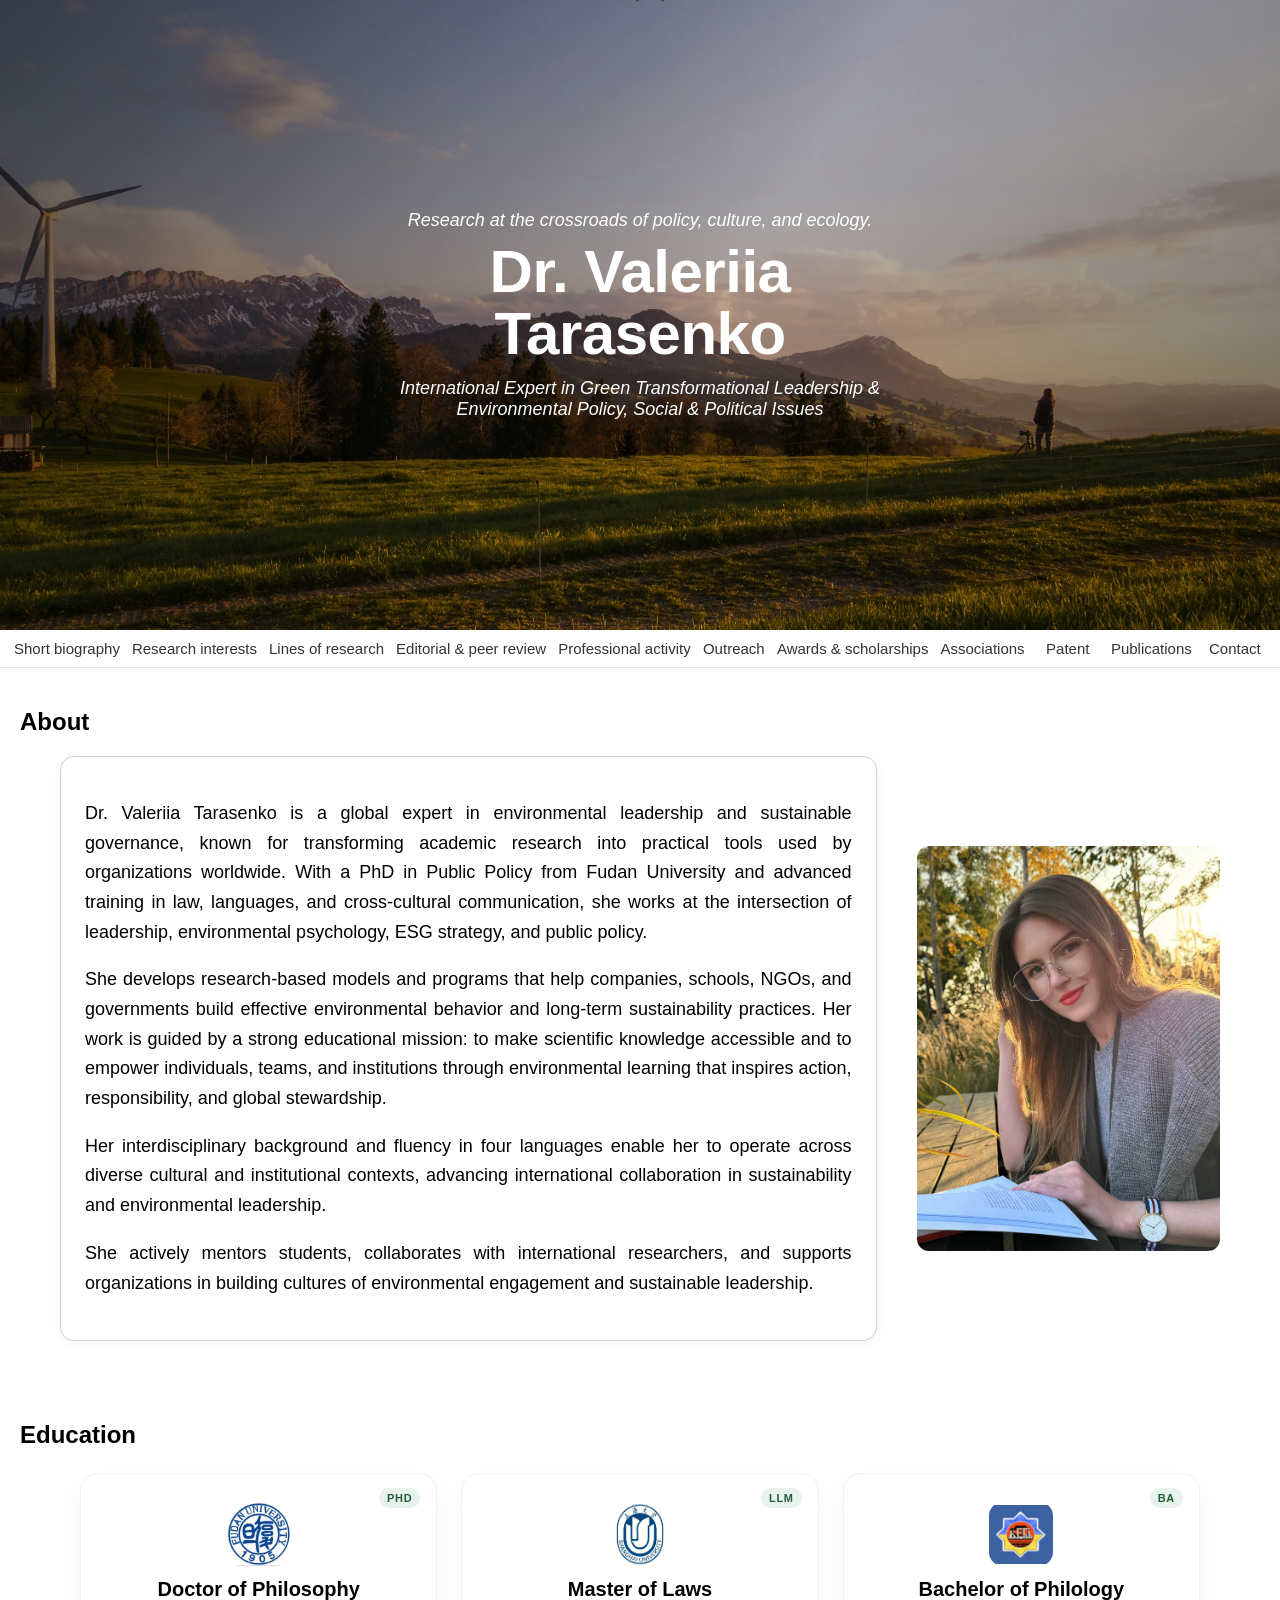
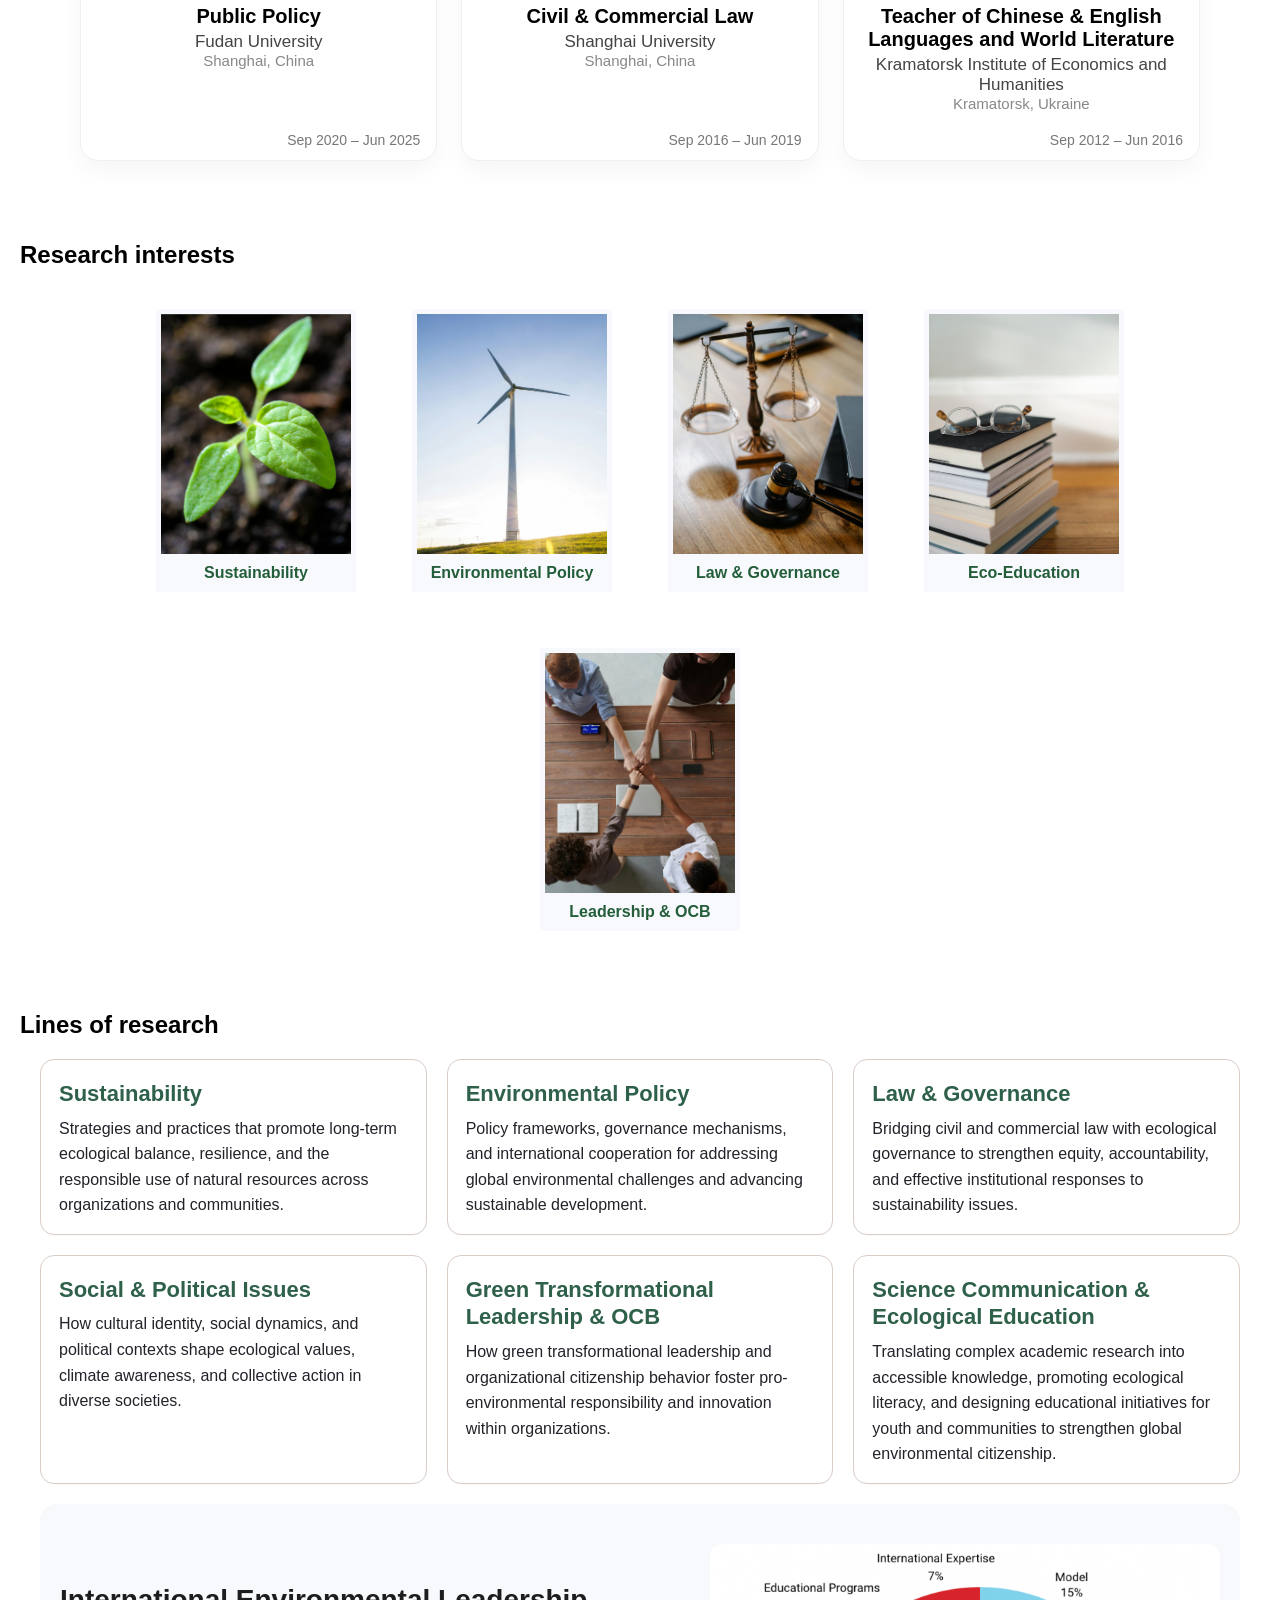
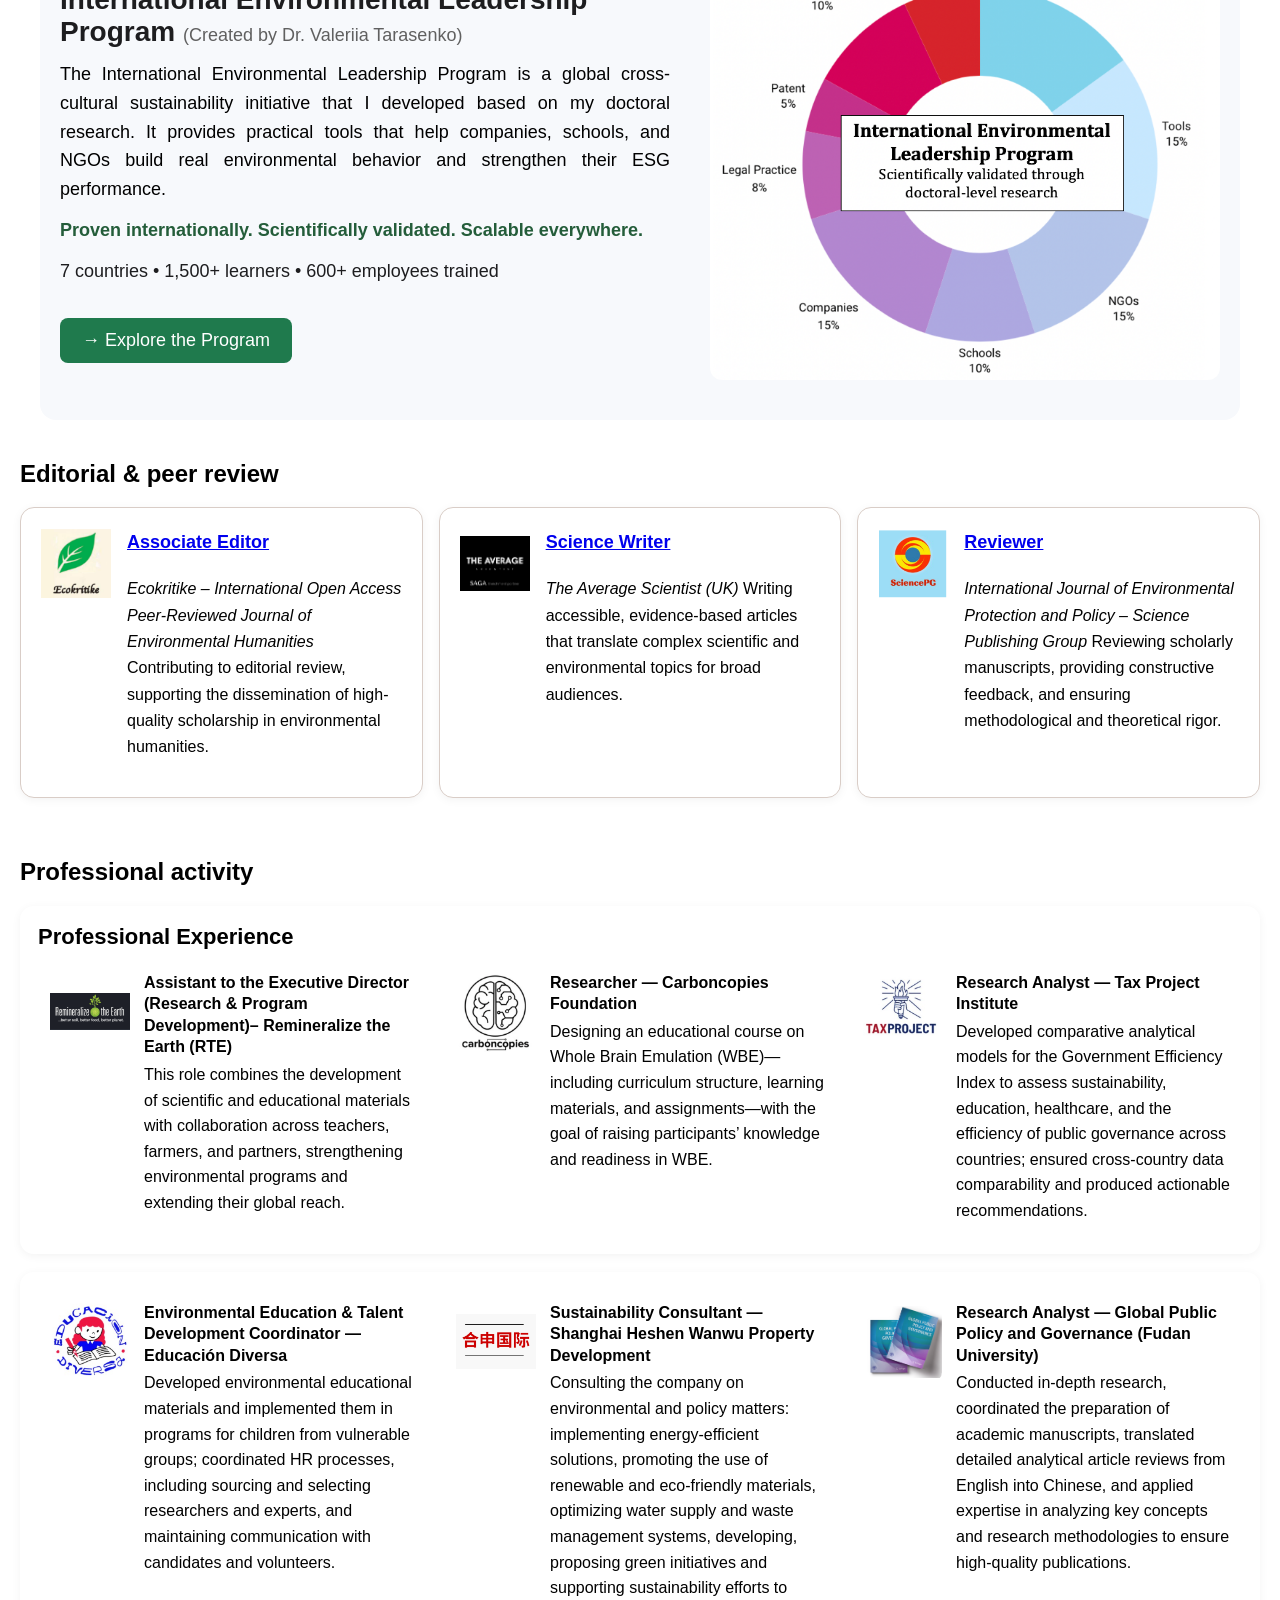
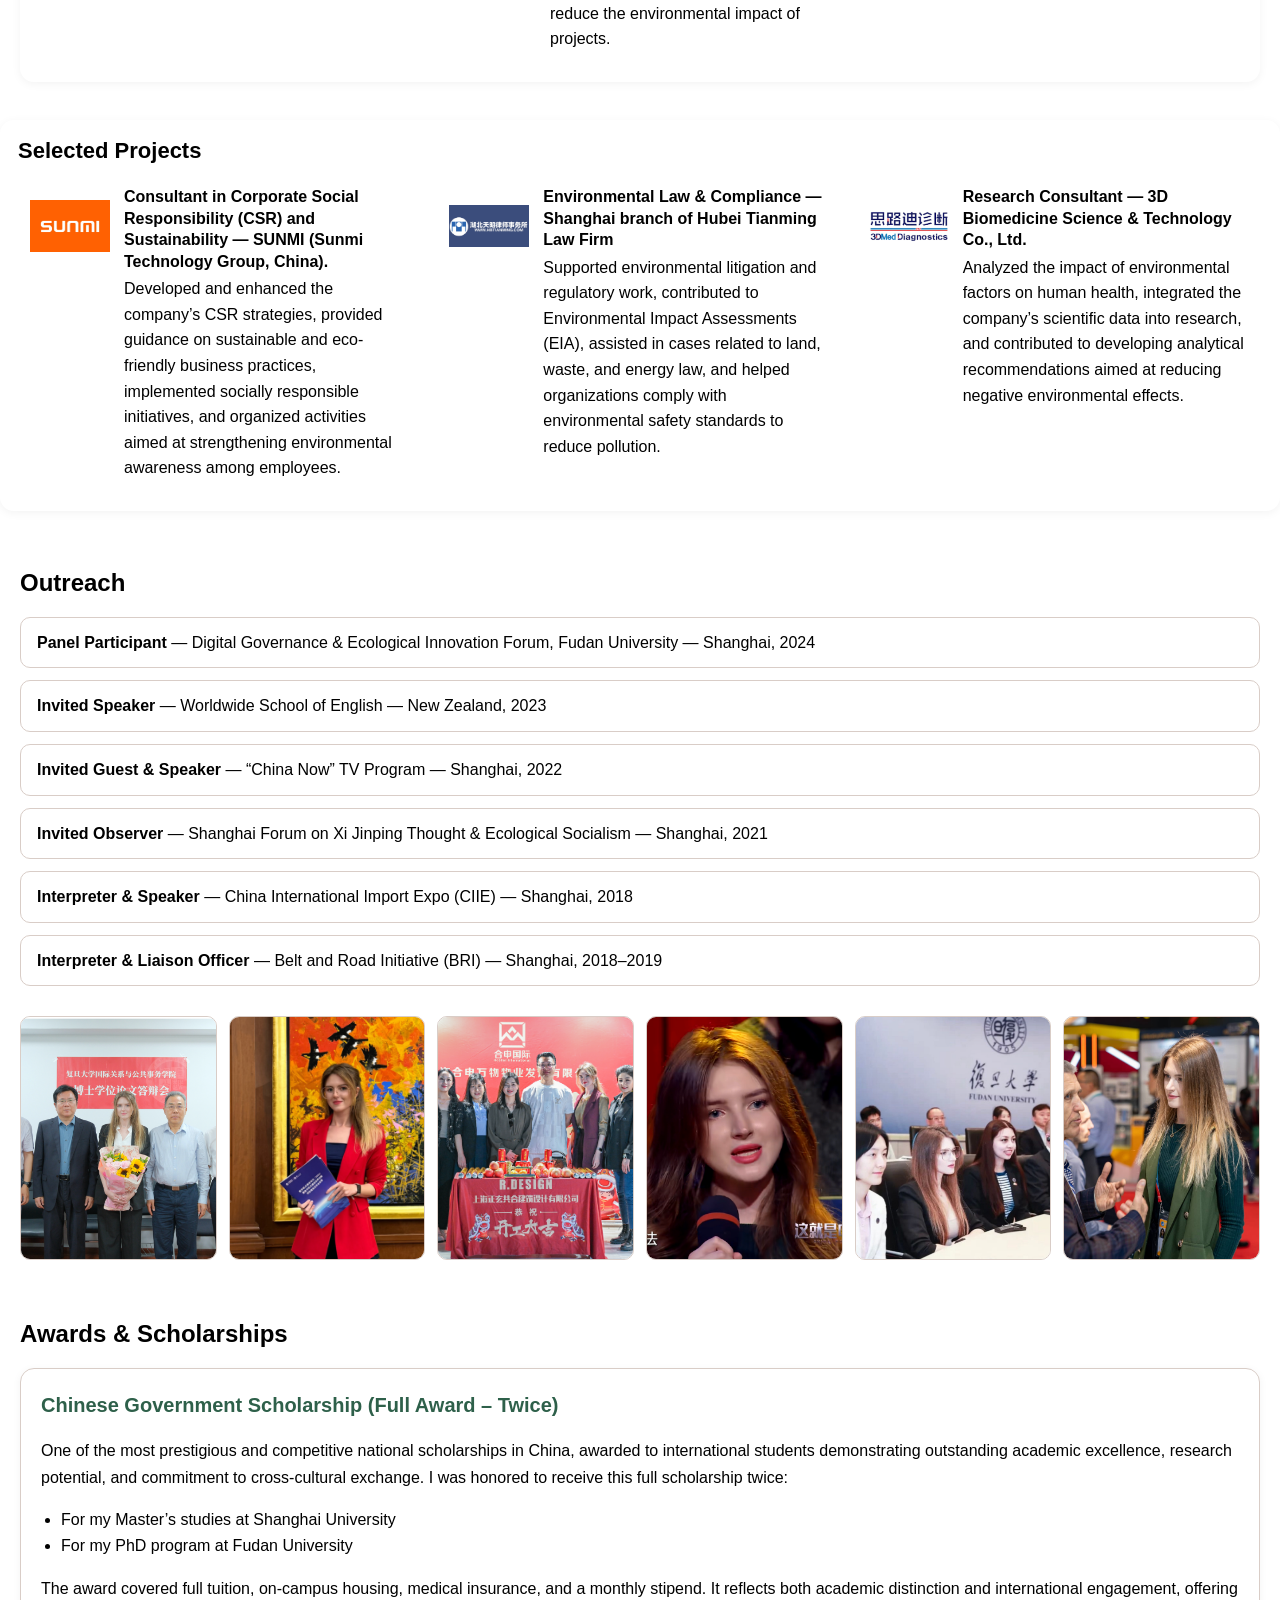
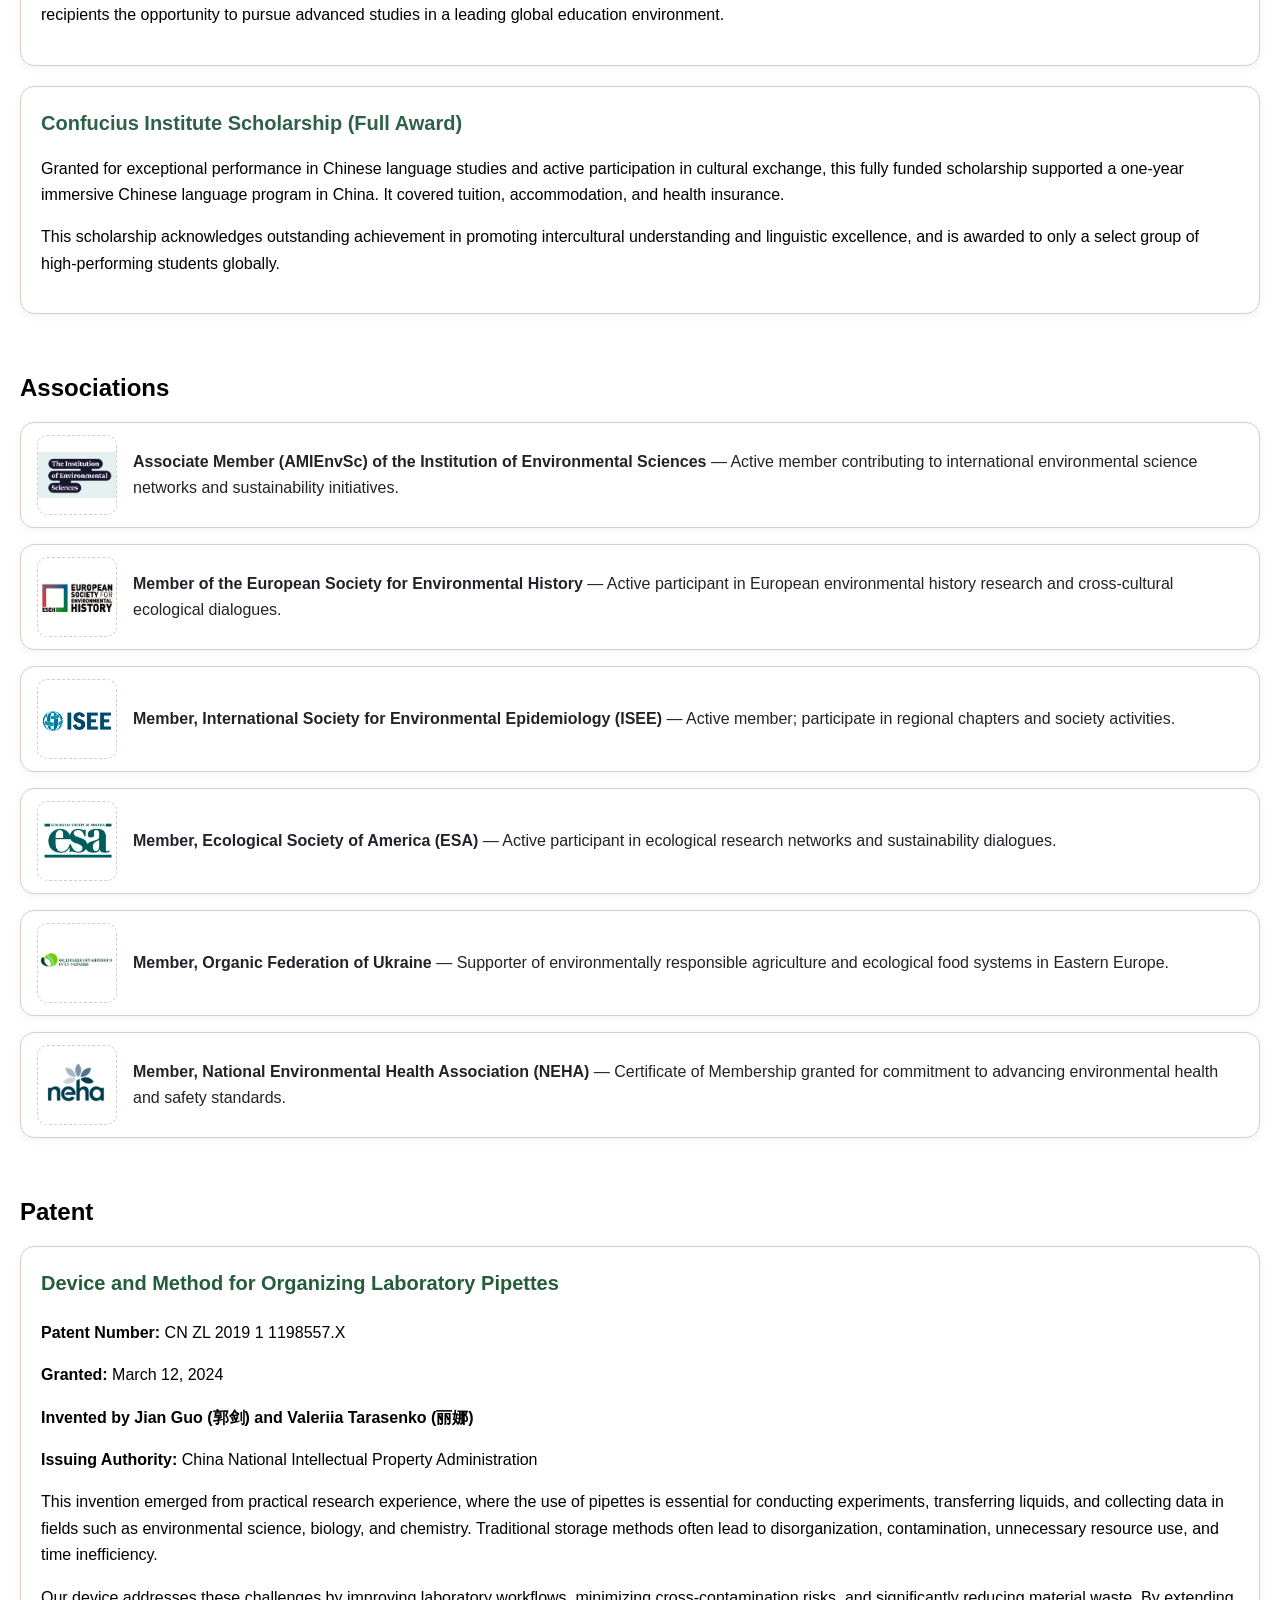
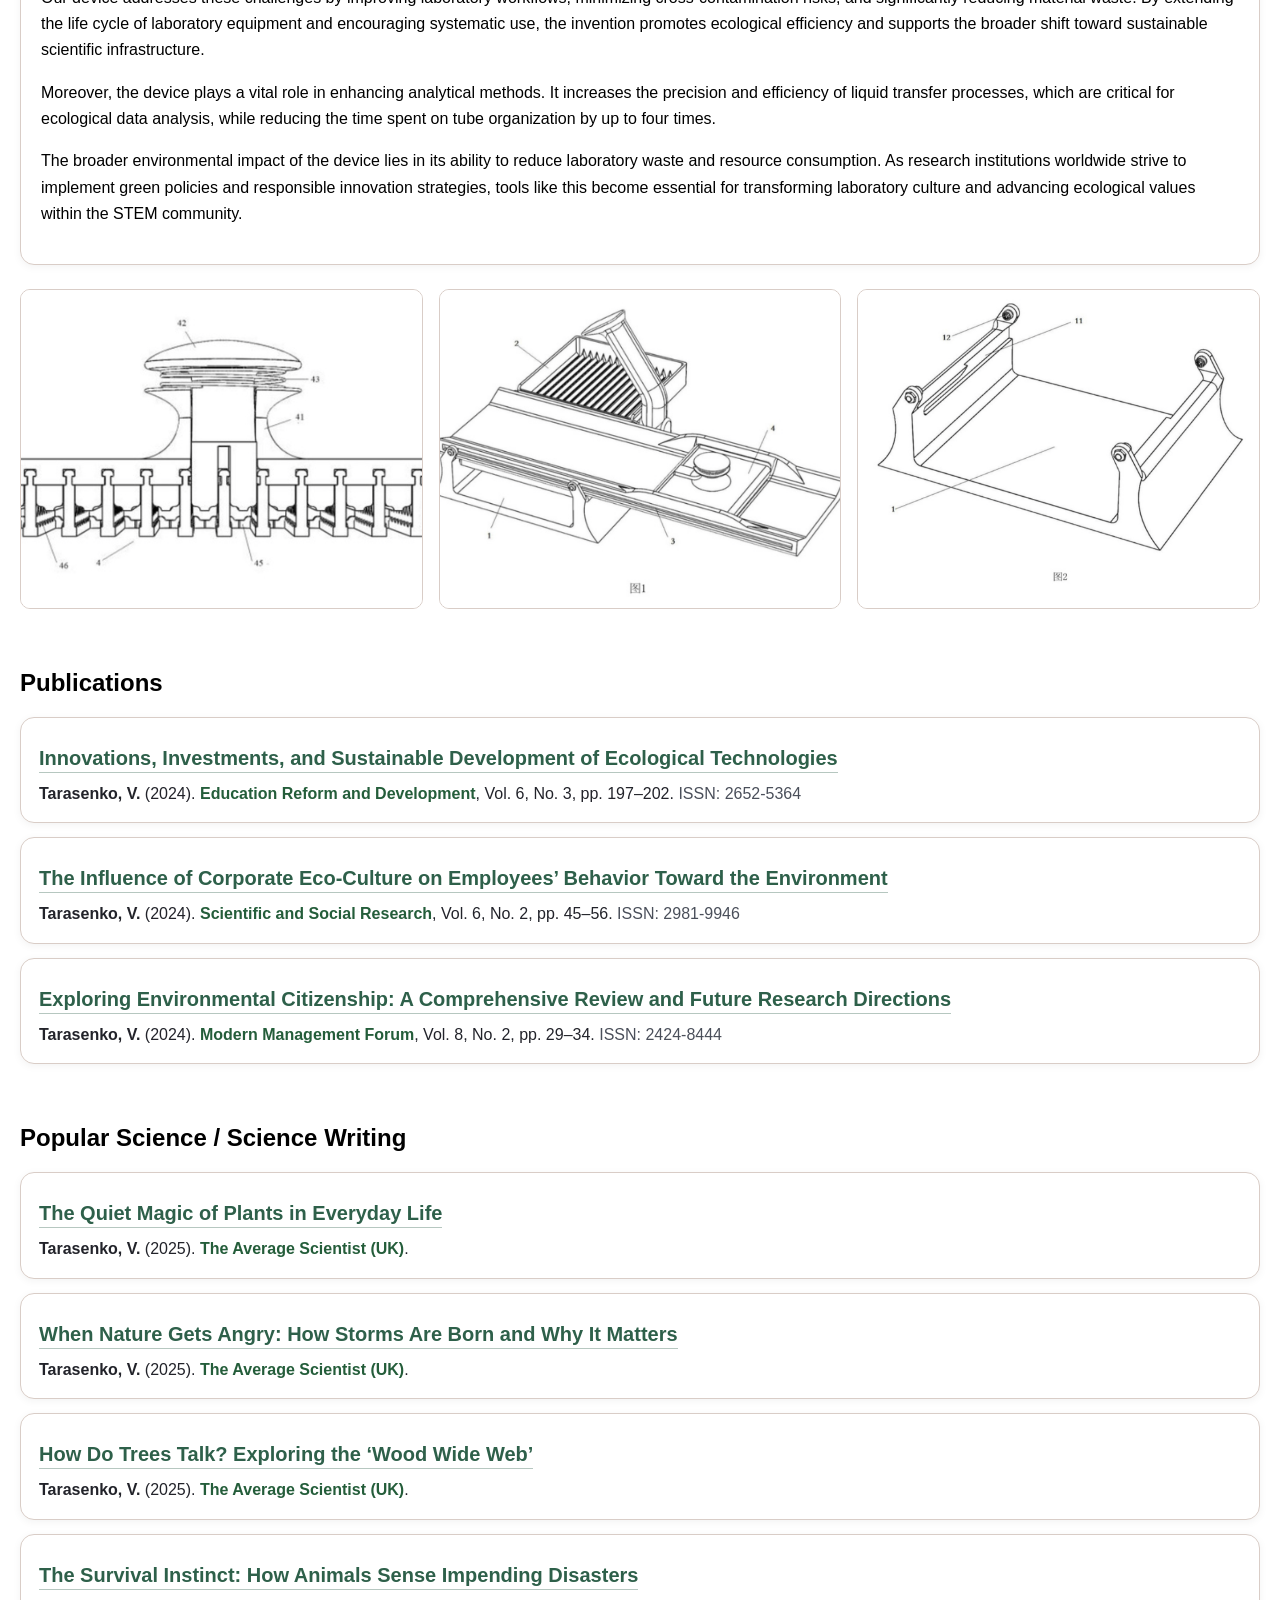
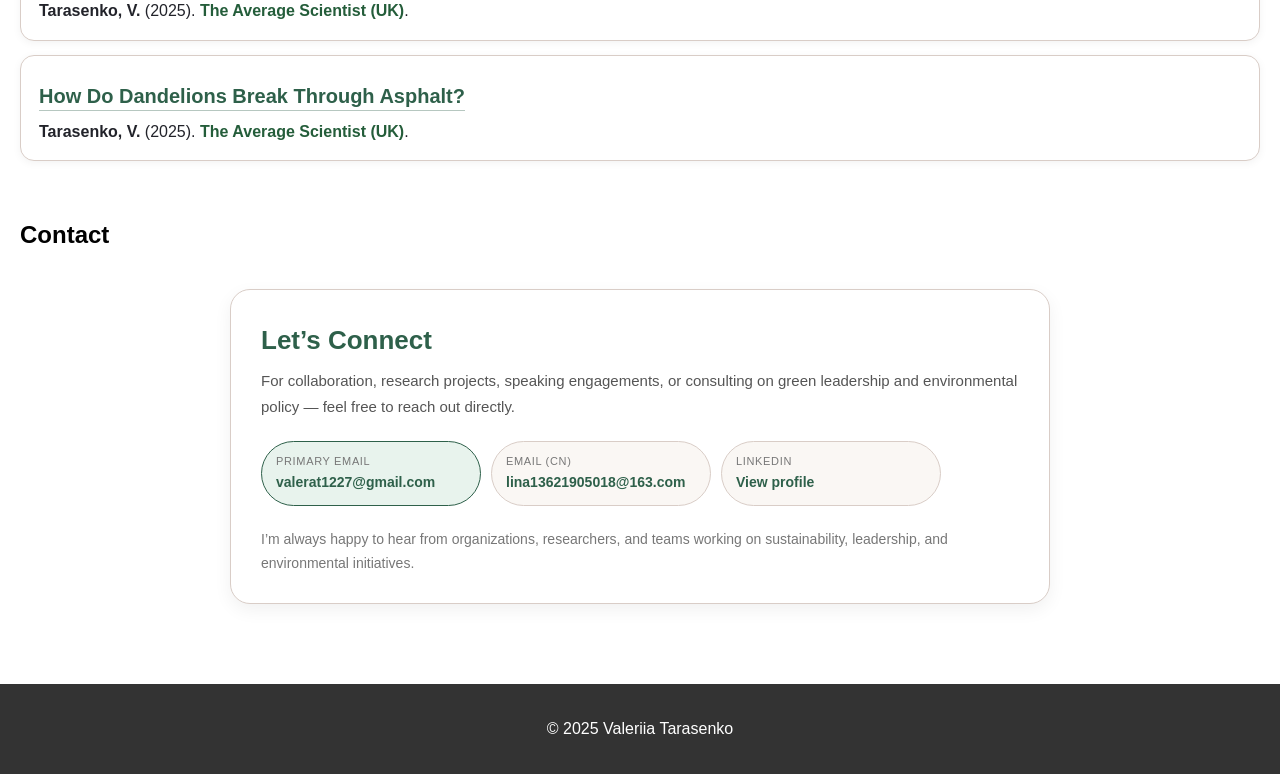
<file: index.html>
<!DOCTYPE html>
<html lang="en">
<head>
    <meta charset="UTF-8">
    <meta name="viewport" content="width=device-width, initial-scale=1.0">
    <title>My Portfolio</title>
    <link rel="stylesheet" href="style.css">
</head>
<body>

  <header class="hero">
  <div class="hero__container">
    <div class="hero__content">
      <p class="hero__tag">
        Research at the crossroads of policy, culture, and ecology.
      </p>

      <h1 class="hero__title">
        <span class="hero__line">Dr. Valeriia</span>
        <span class="hero__line">Tarasenko</span>
      </h1>

      <p class="hero__strap">
        International Expert in Green Transformational Leadership &amp; Environmental Policy, Social &amp; Political Issues
      </p>
    </div>
  </div>
</header>

<nav class="top-nav">
  <ul>
      <li><a href="#about">Short biography</a></li>
      <li><a href="#researchinterests">Research interests</a></li>
      <li><a href="#linesofresearch">Lines of research</a></li>
      <li><a href="#editorial">Editorial & peer review</a></li>
      <li><a href="#professional">Professional activity</a></li>
      <li><a href="#outreach">Outreach</a></li>
      <li><a href="#scholarship">Awards & scholarships</a></li>
      <li><a href="#associations">Associations</a></li>
      <li><a href="#patent">Patent</a></li>
      <li><a href="#pub">Publications</a></li>
      <li><a href="#contact">Contact</a></li>
  </ul>
</nav>
    
<section id="about">
  <h2>About</h2>

  <div class="about-wrapper">
    
    <div class="bio-card">
      <p>
        Dr. Valeriia Tarasenko is a global expert in environmental leadership and sustainable governance, known for transforming academic research into practical tools used by organizations worldwide. With a PhD in Public Policy from Fudan University and advanced training in law, languages, and cross-cultural communication, she works at the intersection of leadership, environmental psychology, ESG strategy, and public policy.
</p>
        <p>She develops research-based models and programs that help companies, schools, NGOs, and governments build effective environmental behavior and long-term sustainability practices. Her work is guided by a strong educational mission: to make scientific knowledge accessible and to empower individuals, teams, and institutions through environmental learning that inspires action, responsibility, and global stewardship.
</p>
<p>Her interdisciplinary background and fluency in four languages enable her to operate across diverse cultural and institutional contexts, advancing international collaboration in sustainability and environmental leadership.
      </p>
      <p>She actively mentors students, collaborates with international researchers, and supports organizations in building cultures of environmental engagement and sustainable leadership.
    </p>
      </div>

    <div class="about-image">
      <img src="Valeriia.jpeg" alt="Dr. Valeriia Tarasenko">
    </div>

  </div>
</section>

<section id="education">
  <h2 class="edu-change">Education</h2>

  <div class="edu-grid">

    <!-- PhD -->
    <article class="edu-card">
      <div class="edu-badge">PhD</div>
      <div class="edu-top">
        <div class="edu-logo">
          <img src="fudandaxue.jpeg" alt="Fudan University logo">
        </div>
        <div class="edu-title-block">
          <div class="edu-degree">Doctor of Philosophy</div>
          <div class="edu-degree">Public Policy</div>
          <div class="edu-school">Fudan University</div>
          <div class="edu-location">Shanghai, China</div>
        </div>
      </div>
      <div class="edu-meta">Sep 2020 – Jun 2025</div>
    </article>

    <!-- LLM -->
    <article class="edu-card">
      <div class="edu-badge">LLM</div>
      <div class="edu-top">
        <div class="edu-logo">
          <img src="shanghaidaxue.png" alt="Shanghai University logo">
        </div>
        <div class="edu-title-block">
          <div class="edu-degree">Master of Laws</div>
          <div class="edu-degree">Civil & Commercial Law</div>
          <div class="edu-school">Shanghai University</div>
          <div class="edu-location">Shanghai, China</div>
        </div>
      </div>
      <div class="edu-meta">Sep 2016 – Jun 2019</div>
    </article>

    <!-- Bachelor -->
    <article class="edu-card">
      <div class="edu-badge">BA</div>
      <div class="edu-top">
        <div class="edu-logo">
          <img src="kegi.png" alt="Kramatorsk Institute logo">
        </div>
        <div class="edu-title-block">
          <div class="edu-degree">
            Bachelor of Philology
          </div>
           <div class="edu-degree">
            Teacher of Chinese & English Languages and World Literature
          </div>
          <div class="edu-school">Kramatorsk Institute of Economics and Humanities</div>
          <div class="edu-location">Kramatorsk, Ukraine</div>
        </div>
      </div>
      <div class="edu-meta">Sep 2012 – Jun 2016</div>
    </article>

  </div>
</section>




    <section id="researchinterests">
    <h2>Research interests</h2>
    <div class="wave_inner">
        <figure class="wave">
            <img src="ss.png" alt=""></img>
            <figcaption class="caption-green">Sustainability</figcaption>
        </figure>
        <figure class="wave">
            <img src="env.jpeg" alt=""></img>
            <figcaption class="caption-green">Environmental Policy</figcaption>
        </figure>
        <figure class="wave">
            <img src="law.jpeg" alt=""></img>
            <figcaption class="caption-green">Law & Governance</figcaption>
        </figure>
        <figure class="wave">
            <img src="books.jpg" alt=""></img>
            <figcaption class="caption-green">Eco-Education</figcaption>
        </figure>
        <figure class="wave">
            <img src="ll.jpg" alt=""></img>
            <figcaption class="caption-green">Leadership & OCB</figcaption>
        </figure>
    </div>
</section>
</section>
<section id="linesofresearch">
<h2>Lines of research</h2>
<div class="research-container">
    <div class="research-grid" role="list">
      <article class="research-card" role="listitem">
        <h3 class="highlighted-title">Sustainability</h3>
        <p >
          Strategies and practices that promote long-term ecological balance, resilience, and the responsible use of natural resources across organizations and communities.
        </p>
      </article>

      <article class="research-card" role="listitem">
        <h3 class="highlighted-title">Environmental Policy</h3>
        <p>
          Policy frameworks, governance mechanisms, and international cooperation for addressing global environmental challenges and advancing sustainable development.
        </p>
      </article>

      <article class="research-card" role="listitem">
        <h3 class="highlighted-title">Law &amp; Governance</h3>
        <p>
          Bridging civil and commercial law with ecological governance to strengthen equity, accountability, and effective institutional responses to sustainability issues.
        </p>
      </article>

      <article class="research-card" role="listitem">
        <h3 class="highlighted-title">Social &amp; Political Issues</h3>
        <p>
          How cultural identity, social dynamics, and political contexts shape ecological values, climate awareness, and collective action in diverse societies.
        </p>
      </article>

      <article class="research-card" role="listitem">
        <h3 class="highlighted-title">Green Transformational Leadership &amp; OCB</h3>
        <p>
          How green transformational leadership and organizational citizenship behavior foster pro-environmental responsibility and innovation within organizations.
        </p>
      </article>

      <article class="research-card" role="listitem">
        <h3 class="highlighted-title">Science Communication &amp; Ecological Education</h3>
        <p>
            Translating complex academic research into accessible knowledge, promoting ecological literacy, and designing educational initiatives for youth and communities to strengthen global environmental citizenship.
        </p>
      </article>

    </div>
  </div>
</section> 


  <div class="program-section">
  <div class="program-content">
    <h2>International Environmental Leadership Program 
      <span>(Created by Dr. Valeriia Tarasenko)</span>
    </h2>

    <p>
      The International Environmental Leadership Program is a global cross-cultural sustainability initiative 
      that I developed based on my doctoral research. It provides practical tools that help companies, schools, 
      and NGOs build real environmental behavior and strengthen their ESG performance.
    </p>

    <p class="tagline">
      Proven internationally. Scientifically validated. Scalable everywhere.
    </p>

    <p class="stats">
      7 countries • 1,500+ learners • 600+ employees trained
    </p>

    <a href="index2.html" class="program-button">→ Explore the Program</a>
  </div>

  <div class="program-image">
    <img src="diagramma.png" alt="Environmental Leadership Program">
  </div>
</div>



<section id="editorial"> 
  <h2>Editorial & peer review</h2> 
  <div class="editorial-grid" role="list"> 
    <article class="editorial-card" role="listitem">
  <div class="editorial-flex">
    <img src="eco.png" class="editorial-logo" alt="Ecokritike logo">
    <div class="editorial-text">
      <h3>
  <a href="https://journals.h-net.org/ecokritike/about/editorialTeam" target="_blank" class="editorial-title-link">
    Associate Editor
  </a>
</h3>
      <p>
        <em>Ecokritike – International Open Access Peer‐Reviewed Journal of Environmental Humanities</em>
        Contributing to editorial review, supporting the dissemination of high-quality scholarship in environmental humanities.
      </p>
    </div>
  </div>
  
</article>
    <article class="editorial-card" role="listitem">
  <div class="editorial-flex">
    <img src="Tav.png" class="editorial-logo" alt="The Average Scientist logo">
    <div class="editorial-text">
        <h3>
      <a href="https://theaveragescientist.co.uk/author/valeriia-tarasenko/" target="_blank" class="editorial-title-link">
    Science Writer
  </a>
</h3>
      <p>
        <em>The Average Scientist (UK)</em>
        Writing accessible, evidence-based articles that translate complex scientific and environmental topics for broad audiences.
      </p>
    </div>
  </div>
</article>
      <article class="editorial-card" role="listitem">
  <div class="editorial-flex">
    <img src="rev.png" class="editorial-logo" alt="Reviewer logo">
    <div class="editorial-text">
       <h3>
       <a href="https://www.linkedin.com/in/valeriia-tarasenko-phd-7426522a5/details/certifications/1764412636227/single-media-viewer/?profileId=ACoAAEmZvqIBiC6knDtjuPiTz8FwYim33U77pc8" target="_blank" class="editorial-title-link">
    Reviewer
  </a>
  </h3>
      <p>
        <em>International Journal of Environmental Protection and Policy – Science Publishing Group</em>
        Reviewing scholarly manuscripts, providing constructive feedback, and ensuring methodological and theoretical rigor.
      </p>
    </div>
  </div>
</article>
    </div> 
    </div> 
  </section>

</section>
<section id="professional">
    <h2>Professional activity</h2>
    
    <section class="pro-block" aria-labelledby="pro-exp-title">
        <h3 id="pro-exp-title" class="pro-block__heading">Professional Experience</h3>
  
        <ul class="pro-list" role="list">
          <!-- Item -->

          <li class="pro-item" role="listitem">
            <div class="pro-item__logo" aria-hidden="true">
              <img src="rem.png" alt="" />
            </div>
            <div class="pro-item__body">
              <div class="pro-item__title">
                <span class="pro-item__org">Assistant to the Executive Director (Research & Program Development)– Remineralize the Earth (RTE)</span>
              </div>
              <p class="pro-item__desc">
                This role combines the development of scientific and educational materials with collaboration across teachers, farmers, and partners, strengthening environmental programs and extending their global reach.
              </p>
            </div>
          </li>

          
  
          <li class="pro-item" role="listitem">
            <div class="pro-item__logo" aria-hidden="true">
              <img src="carb.png" alt="" />
            </div>
            <div class="pro-item__body">
              <div class="pro-item__title">
                <span class="pro-item__org">Researcher</span>
                <span class="pro-item__role">— Carboncopies Foundation</span>
              </div>
              <p class="pro-item__desc">
                Designing an educational course on Whole Brain Emulation (WBE)—including curriculum structure,
                learning materials, and assignments—with the goal of raising participants’ knowledge and readiness in WBE.
              </p>
            </div>
          </li>

          <li class="pro-item" role="listitem">
            <div class="pro-item__logo" aria-hidden="true">
              <!-- Поместите logo 80×80px -->
              <img src="tax.png" alt="" />
            </div>
            <div class="pro-item__body">
              <div class="pro-item__title">
                <span class="pro-item__org">Research Analyst</span>
                <span class="pro-item__role">— Tax Project Institute </span>
              </div>
              <p class="pro-item__desc">
                Developed comparative analytical models for the Government Efficiency Index to assess sustainability, education, healthcare, and the efficiency of public governance across countries; ensured cross-country data comparability and produced actionable recommendations.
              </p>
            </div>
          </li>
  
        
        </ul>
      </section>
  
      <!-- Selected Projects -->
      <section class="pro-block" aria-labelledby="pro-proj-title">
  
        <ul class="pro-list" role="list">
          <li class="pro-item" role="listitem">
            <div class="pro-item__logo" aria-hidden="true">
              <img src="educ.png" alt="" />
            </div>
            <div class="pro-item__body">
              <div class="pro-item__title">
                <span class="pro-item__org">Environmental Education & Talent Development Coordinator — Educación Diversa</span>
              </div>
              <p class="pro-item__desc">
                Developed environmental educational materials and implemented them in programs for children from vulnerable groups; coordinated HR processes, including sourcing and selecting researchers and experts, and maintaining communication with candidates and volunteers.
              </p>
            </div>
          </li>

          <li class="pro-item" role="listitem">
            <div class="pro-item__logo" aria-hidden="true">
              <img src="property.png" alt="" />
            </div>
            <div class="pro-item__body">
              <div class="pro-item__title">
                <span class="pro-item__org">Sustainability Consultant — Shanghai Heshen Wanwu Property Development</span>
              </div>
              <p class="pro-item__desc">
                Consulting the company on environmental and policy matters: implementing energy-efficient solutions, promoting the use of renewable and eco-friendly materials, optimizing water supply and waste management systems, developing, proposing green initiatives and supporting sustainability efforts to reduce the environmental impact of projects.
              </p>
            </div>
          </li>

          <li class="pro-item" role="listitem">
            <div class="pro-item__logo" aria-hidden="true">
              <img src="gov.png" alt="" />
            </div>
            <div class="pro-item__body">
              <div class="pro-item__title">
                <span class="pro-item__org">Research Analyst</span>
                <span class="pro-item__role">— Global Public Policy and Governance (Fudan University)</span>
              </div>
              <p class="pro-item__desc">
                Conducted in-depth research, coordinated the preparation of academic manuscripts, translated detailed analytical article reviews from English into Chinese, and applied expertise in analyzing key concepts and research methodologies to ensure high-quality publications.
              </p>
            </div>
          </li>

        </ul>
      </section>
    </div>
</section>

<!-- Selected Projects -->
      <section class="pro-block" aria-labelledby="pro-proj-title">
        <h3 id="pro-proj-title" class="pro-block__heading">Selected Projects</h3>
  
        <ul class="pro-list" role="list">
          <li class="pro-item" role="listitem">
            <div class="pro-item__logo" aria-hidden="true">
              <img src="sunmi.png" alt="" />
            </div>
            <div class="pro-item__body">
              <div class="pro-item__title">
                <span class="pro-item__org">Consultant in Corporate Social Responsibility (CSR) and Sustainability — SUNMI (Sunmi Technology Group, China).</span>
              </div>
              <p class="pro-item__desc">
                Developed and enhanced the company’s CSR strategies, provided guidance on sustainable and eco-friendly business practices, implemented socially responsible initiatives, and organized activities aimed at strengthening environmental awareness among employees.
              </p>
            </div>
          </li>
  
          <li class="pro-item" role="listitem">
            <div class="pro-item__logo" aria-hidden="true">
              <img src="lawfirm.png" alt="" />
            </div>
            <div class="pro-item__body">
              <div class="pro-item__title">
                <span class="pro-item__org">Environmental Law & Compliance — Shanghai branch of Hubei Tianming Law Firm</span>
              </div>
              <p class="pro-item__desc">
                Supported environmental litigation and regulatory work, contributed to Environmental Impact Assessments (EIA), assisted in cases related to land, waste, and energy law, and helped organizations comply with environmental safety standards to reduce pollution.
              </p>
            </div>
          </li>
  
          <li class="pro-item" role="listitem">
            <div class="pro-item__logo" aria-hidden="true">
              <img src="jin jie.png" alt="" />
            </div>
            <div class="pro-item__body">
              <div class="pro-item__title">
                <span class="pro-item__org">Research Consultant — 3D Biomedicine Science & Technology Co., Ltd.</span>
              </div>
              <p class="pro-item__desc">
                Analyzed the impact of environmental factors on human health, integrated the company’s scientific data into research, and contributed to developing analytical recommendations aimed at reducing negative environmental effects.
              </p>
            </div>
          </li>
        </ul>
      </section>
    </div>
</section>

</section>
<section id="outreach">
    <h2>Outreach</h2>
    <ul class="outreach-list" role="list">
      <li class="outreach-item">
        <strong>Panel Participant</strong> — Digital Governance & Ecological Innovation Forum, Fudan University — Shanghai, 2024
      </li>
      <li class="outreach-item">
        <strong>Invited Speaker</strong> — Worldwide School of English — New Zealand, 2023
      </li>
      <li class="outreach-item">
        <strong>Invited Guest & Speaker</strong> — “China Now” TV Program — Shanghai, 2022
      </li>
      <li class="outreach-item">
        <strong>Invited Observer</strong> — Shanghai Forum on Xi Jinping Thought & Ecological Socialism — Shanghai, 2021
      </li>
      <li class="outreach-item">
        <strong>Interpreter & Speaker</strong> — China International Import Expo (CIIE) — Shanghai, 2018
      </li>
      <li class="outreach-item">
        <strong>Interpreter & Liaison Officer</strong> — Belt and Road Initiative (BRI) — Shanghai, 2018–2019
      </li>
    </ul>

    <!-- Галерея фото -->
    <div class="outreach-gallery">
      <figure><img src="w1.png" alt="Outreach photo 2"></figure>
      <figure><img src="111.png" alt="Outreach photo 1"></figure>
      <figure><img src="heshang.png" alt="Outreach photo 3"></figure>
      <figure><img src="33.png" alt="Outreach photo 4"></figure>
      <figure><img src="15.png" alt="Outreach photo 5"></figure>
      <figure><img src="me.jpg" alt="Outreach photo 5"></figure>
    </div>
  </div>


</section>


</section>
<section id="scholarship">
    <h2>Awards & Scholarships</h2>
    <div class="awards-grid" role="list">
      <!-- Chinese Government Scholarship -->
      <article class="awards-card" role="listitem">
        <h3 class="highlighted-title" >Chinese Government Scholarship (Full Award – Twice)</h3>
        <p>
          One of the most prestigious and competitive national scholarships in China, awarded to international
          students demonstrating outstanding academic excellence, research potential, and commitment to
          cross-cultural exchange. I was honored to receive this full scholarship twice:
        </p>
        <ul>
          <li>For my Master’s studies at Shanghai University</li>
          <li>For my PhD program at Fudan University</li>
        </ul>
        <p>
          The award covered full tuition, on-campus housing, medical insurance, and a monthly stipend. It reflects
          both academic distinction and international engagement, offering recipients the opportunity to pursue
          advanced studies in a leading global education environment.
        </p>
      </article>

      <!-- Confucius Institute Scholarship -->
      <article class="awards-card" role="listitem">
        <h3 class="highlighted-title">Confucius Institute Scholarship (Full Award)</h3>
        <p>
          Granted for exceptional performance in Chinese language studies and active participation in cultural
          exchange, this fully funded scholarship supported a one-year immersive Chinese language program in
          China. It covered tuition, accommodation, and health insurance.
        </p>
        <p>
          This scholarship acknowledges outstanding achievement in promoting intercultural understanding and
          linguistic excellence, and is awarded to only a select group of high-performing students globally.
        </p>
      </article>
    </div>
  </div>
</section>


</section>
<section id="associations">
    <h2>Associations</h2>
    <ul class="assoc-list" role="list">
      <!-- IES (UK) -->
      <li class="assoc-item" role="listitem">
        <div class="assoc-logo">
          <img src="AM.png" alt="Logo of ISEE" />
        </div>
        <div class="assoc-body">
          <p>
            <strong>Associate Member (AMIEnvSc) of the Institution of Environmental Sciences</strong> — Active member contributing to international environmental science networks and sustainability initiatives.
          </p>
        </div>
      </li>

      <!-- ESEH (EU) -->
      <li class="assoc-item" role="listitem">
        <div class="assoc-logo">
          <img src="ESEH.png" alt="Logo of ISEE" />
        </div>
        <div class="assoc-body">
          <p>
            <strong>Member of the European Society for Environmental History</strong> — Active participant in European environmental history research and cross-cultural ecological dialogues.
          </p>
        </div>
      </li>
      
      <!-- ISEE -->
      <li class="assoc-item" role="listitem">
        <div class="assoc-logo">
          <img src="isee.png" alt="Logo of ISEE" />
        </div>
        <div class="assoc-body">
          <p>
            <strong>Member, International Society for Environmental Epidemiology (ISEE)</strong> — Active member; participate in regional chapters and society activities.
          </p>
        </div>
      </li>

      <!-- ESA -->
      <li class="assoc-item" role="listitem">
        <div class="assoc-logo">
          <img src="esa.png" alt="Logo of ESA" />
        </div>
        <div class="assoc-body">
          <p>
            <strong>Member, Ecological Society of America (ESA)</strong> — Active participant in ecological research networks and sustainability dialogues.
          </p>
        </div>
      </li>

      <!-- Organic Federation of Ukraine -->
      <li class="assoc-item" role="listitem">
        <div class="assoc-logo">
          <img src="uk.png" alt="Logo of Organic Federation of Ukraine" />
        </div>
        <div class="assoc-body">
          <p>
            <strong>Member, Organic Federation of Ukraine</strong> — Supporter of environmentally responsible agriculture and ecological food systems in Eastern Europe.
          </p>
        </div>
      </li>

      <!-- NEHA -->
      <li class="assoc-item" role="listitem">
        <div class="assoc-logo">
          <img src="neha.png" alt="Logo of NEHA" />
        </div>
        <div class="assoc-body">
          <p>
            <strong>Member, National Environmental Health Association (NEHA)</strong> — Certificate of Membership granted for commitment to advancing environmental health and safety standards.
          </p>
        </div>
      </li>
    </ul>
  </div>
</section>


</section>
<section id="patent">
    <h2>Patent</h2>
    <article class="patent-card">
      <h3>Device and Method for Organizing Laboratory Pipettes</h3>
      <p><strong>Patent Number:</strong> CN ZL 2019 1 1198557.X</p>
      <p><strong>Granted:</strong> March 12, 2024</p>
      <p><strong>Invented by Jian Guo (郭剑) and Valeriia Tarasenko (丽娜)</strong> </p>
      <p><strong>Issuing Authority:</strong> China National Intellectual Property Administration</p>

      <div class="patent-desc">
        <p>
          This invention emerged from practical research experience, where the use of pipettes is essential
          for conducting experiments, transferring liquids, and collecting data in fields such as environmental
          science, biology, and chemistry. Traditional storage methods often lead to disorganization,
          contamination, unnecessary resource use, and time inefficiency.
        </p>
        <p>
          Our device addresses these challenges by improving laboratory workflows, minimizing cross-contamination
          risks, and significantly reducing material waste. By extending the life cycle of laboratory equipment
          and encouraging systematic use, the invention promotes ecological efficiency and supports the broader
          shift toward sustainable scientific infrastructure.
        </p>
        <p>
          Moreover, the device plays a vital role in enhancing analytical methods. It increases the precision
          and efficiency of liquid transfer processes, which are critical for ecological data analysis, while
          reducing the time spent on tube organization by up to four times.
        </p>
        <p>
          The broader environmental impact of the device lies in its ability to reduce laboratory waste and
          resource consumption. As research institutions worldwide strive to implement green policies and
          responsible innovation strategies, tools like this become essential for transforming laboratory
          culture and advancing ecological values within the STEM community.
        </p>
      </div>
    </article>

    <!-- Галерея из трёх фото -->
    <div class="patent-gallery">
      <figure><img src="p1.png" alt="Patent photo 1"></figure>
      <figure><img src="p2.png" alt="Patent photo 2"></figure>
      <figure><img src="p3.png" alt="Patent photo 3"></figure>
    </div>
  </div>
</section>

</section>
<section id="pub">
    <h2>Publications</h2>
    <ol class="pubs-list">
      <li class="pubs-item">
        <div class="pubs-card">
          <h3 class="pubs-title">
            <a href="https://ojs.bbwpublisher.com/index.php/erd/article/view/6640" class="pubs-link" target="_blank">
            Innovations, Investments, and Sustainable Development of Ecological Technologies
            </a>
          </h3>
          <p class="pubs-meta">
            <span class="pubs-author">Tarasenko, V.</span> (2024).
            <em>Education Reform and Development</em>, Vol. 6, No. 3, pp. 197–202.
            <span class="pubs-issn">ISSN: 2652-5364</span>
          </p>
          <!-- опционально: <a class="pubs-link" href="link-to-pdf-or-doi" target="_blank" rel="noopener">PDF / DOI</a> -->
        </div>
      </li>

      <li class="pubs-item">
        <div class="pubs-card">
          <h3 class="pubs-title">
            <a href="https://ojs.bbwpublisher.com/index.php/ssr/article/view/6122" class="pubs-link" target="_blank">
            The Influence of Corporate Eco-Culture on Employees’ Behavior Toward the Environment
            </a>
          </h3>
          <p class="pubs-meta">
            <span class="pubs-author">Tarasenko, V.</span> (2024).
            <em>Scientific and Social Research</em>, Vol. 6, No. 2, pp. 45–56.
            <span class="pubs-issn">ISSN: 2981-9946</span>
          </p>
        </div>
      </li>

      <li class="pubs-item">
        <div class="pubs-card">
          <h3 class="pubs-title">
             <a href="https://ojs.usp-pl.com/index.php/MODERN-MANAGEMENT-FORUM/article/view/12275" class="pubs-link" target="_blank">
            Exploring Environmental Citizenship: A Comprehensive Review and Future Research Directions
            </a>
          </h3>
          <p class="pubs-meta">
            <span class="pubs-author">Tarasenko, V.</span> (2024).
            <em>Modern Management Forum</em>, Vol. 8, No. 2, pp. 29–34.
            <span class="pubs-issn">ISSN: 2424-8444</span>
          </p>
        </div>
      </li>
    </ol>
  </div>
</section>


</section>
<section id="pub">
    <h2>Popular Science / Science Writing</h2>
    <ol class="pop-sci__list">
      <li class="pop-sci__item">
        <article class="pop-sci__card">
          <h3 class="pop-sci__title"><a href= "https://theaveragescientist.co.uk/2025/07/01/the-quiet-magic-of-plants-in-everyday-life/"class="pubs-link" target="_blank">
            The Quiet Magic of Plants in Everyday Life</a></h3>
          <p class="pop-sci__meta">
            <span class="pop-sci__author">Tarasenko, V.</span> (2025).
            <em>The Average Scientist (UK)</em>.
          </p>
          <!-- <a class="pop-sci__link" href="URL-на-статью" target="_blank" rel="noopener">Read</a> -->
        </article>
      </li>

      <li class="pop-sci__item">
        <article class="pop-sci__card">
          <h3 class="pop-sci__title">
            <a href= "https://theaveragescientist.co.uk/2025/07/15/how-storms-are-born/"class="pubs-link" target="_blank">
            When Nature Gets Angry: How Storms Are Born and Why It Matters</a></h3>
          <p class="pop-sci__meta">
            <span class="pop-sci__author">Tarasenko, V.</span> (2025).
            <em>The Average Scientist (UK)</em>.
          </p>
        </article>
      </li>

      <li class="pop-sci__item">
        <article class="pop-sci__card">
          <h3 class="pop-sci__title">
            <a href= "https://theaveragescientist.co.uk/2025/08/20/how-do-trees-talk-exploring-the-wood-wide-web/"class="pubs-link" target="_blank">
            How Do Trees Talk? Exploring the ‘Wood Wide Web’</a></h3>
          <p class="pop-sci__meta">
            <span class="pop-sci__author">Tarasenko, V.</span> (2025).
            <em>The Average Scientist (UK)</em>.
          </p>
        </article>
      </li>

      <li class="pop-sci__item">
        <article class="pop-sci__card">
          <h3 class="pop-sci__title">
            <a href= "https://theaveragescientist.co.uk/2025/08/21/the-survival-instinct-how-animals-sense-impending-disasters/"class="pubs-link" target="_blank">
            The Survival Instinct: How Animals Sense Impending Disasters</a></h3>
          <p class="pop-sci__meta">
            <span class="pop-sci__author">Tarasenko, V.</span> (2025).
            <em>The Average Scientist (UK)</em>.
          </p>
        </article>
      </li>

      <li class="pop-sci__item">
        <article class="pop-sci__card">
          <h3 class="pop-sci__title">
            <a href= "https://theaveragescientist.co.uk/2025/11/05/how-do-dandelions-break-through-asphalt/"class="pubs-link" target="_blank">
            How Do Dandelions Break Through Asphalt?</a></h3>
          <p class="pop-sci__meta">
            <span class="pop-sci__author">Tarasenko, V.</span> (2025).
            <em>The Average Scientist (UK)</em>.
          </p>
        </article>
      </li>
    </ol>
  </div>
</section>

<section id="contact">
  <h2>Contact</h2>

  <div class="contact-wrapper">
    <div class="contact-card contact-hero">
      <div class="contact-header">
        <h3>Let’s Connect</h3>
        <p>
          For collaboration, research projects, speaking engagements, or consulting on green leadership 
          and environmental policy — feel free to reach out directly.
        </p>
      </div>

      <div class="contact-channels">
        <a href="mailto:valerat1227@gmail.com" class="contact-chip contact-chip-primary">
          <span class="chip-label">Primary email</span>
          <span class="chip-value">valerat1227@gmail.com</span>
        </a>

        <a href="mailto:lina13621905018@163.com" class="contact-chip">
          <span class="chip-label">Email (CN)</span>
          <span class="chip-value">lina13621905018@163.com</span>
        </a>

        <a href="https://www.linkedin.com/in/valeriia-tarasenko-phd-7426522a5/"
           target="_blank" rel="noopener" class="contact-chip">
          <span class="chip-label">LinkedIn</span>
          <span class="chip-value">View profile</span>
        </a>
      </div>

      <p class="contact-note">
        I’m always happy to hear from organizations, researchers, and teams working on sustainability,
        leadership, and environmental initiatives.
      </p>
    </div>
  </div>
</section>

<footer>
    <p>&copy; 2025 Valeriia Tarasenko</p>
</footer>

<script src="script.js"></script>
</body>
</html>
</file>
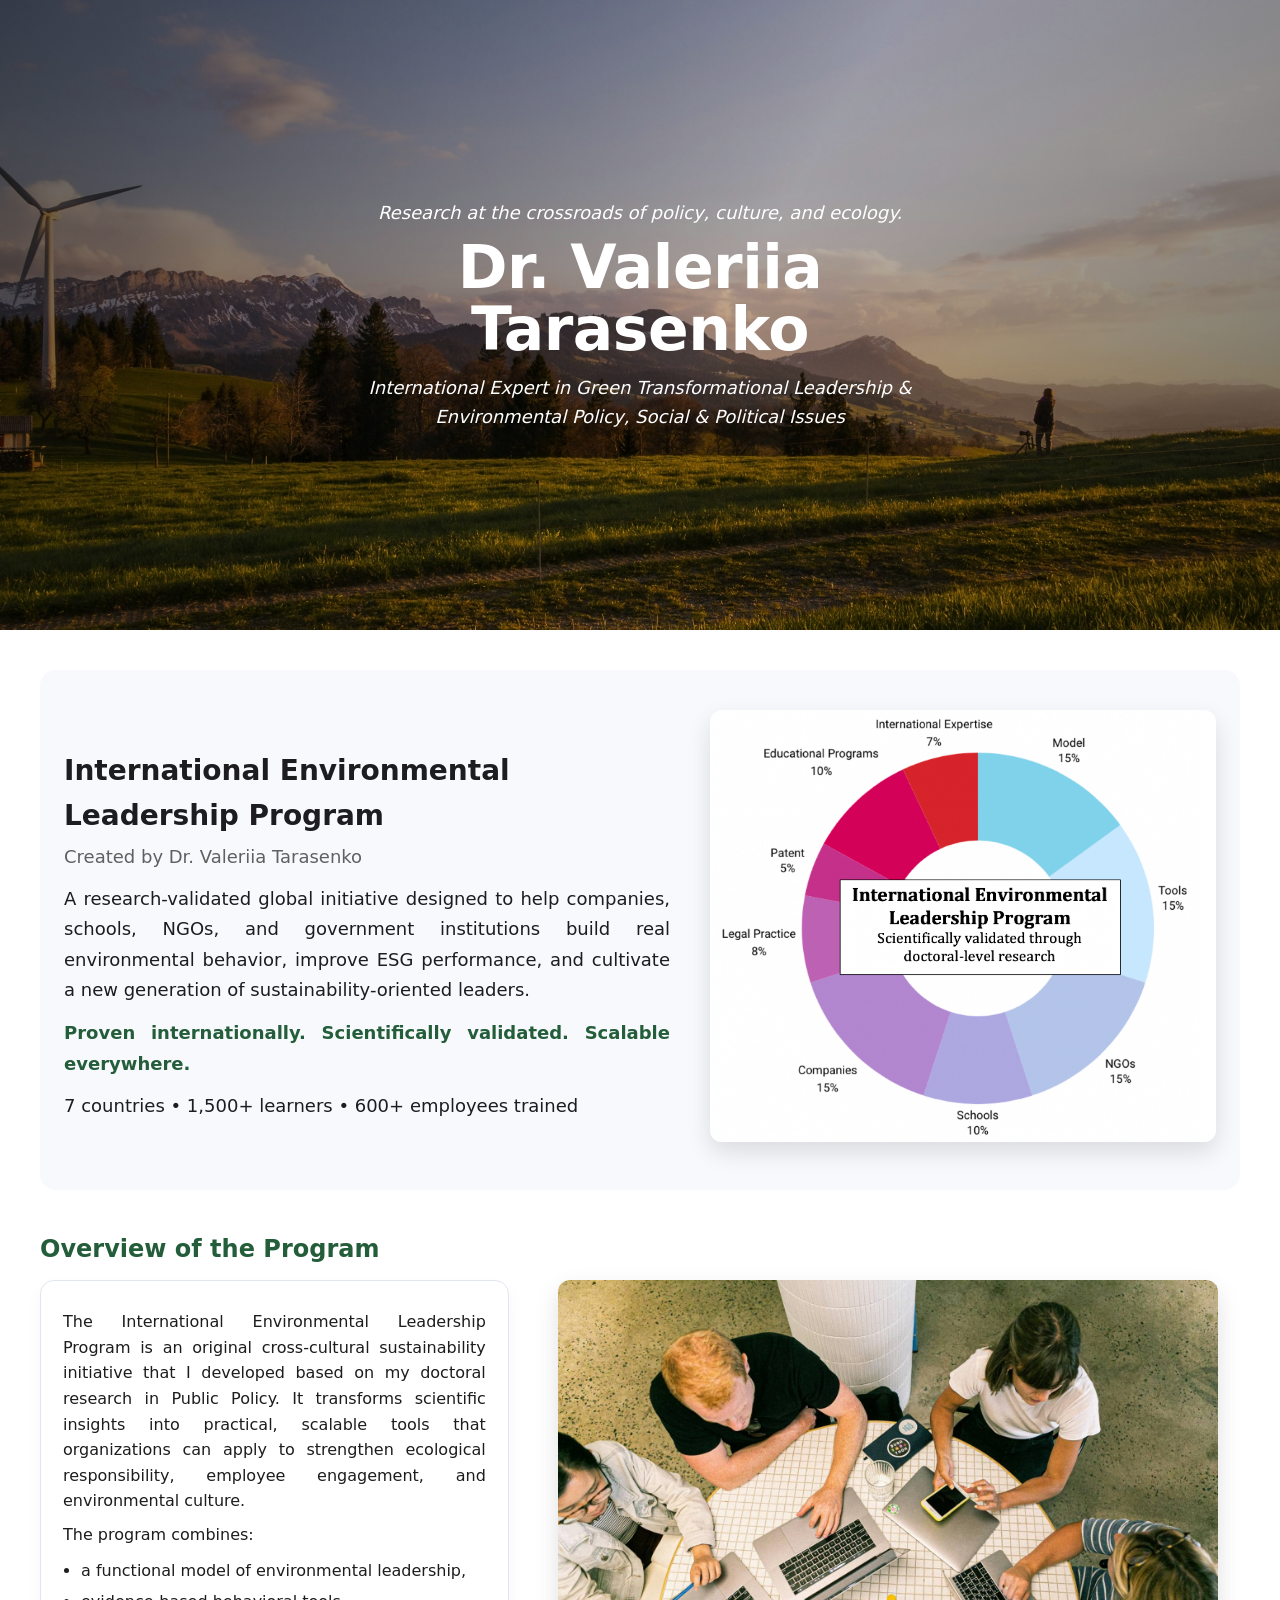
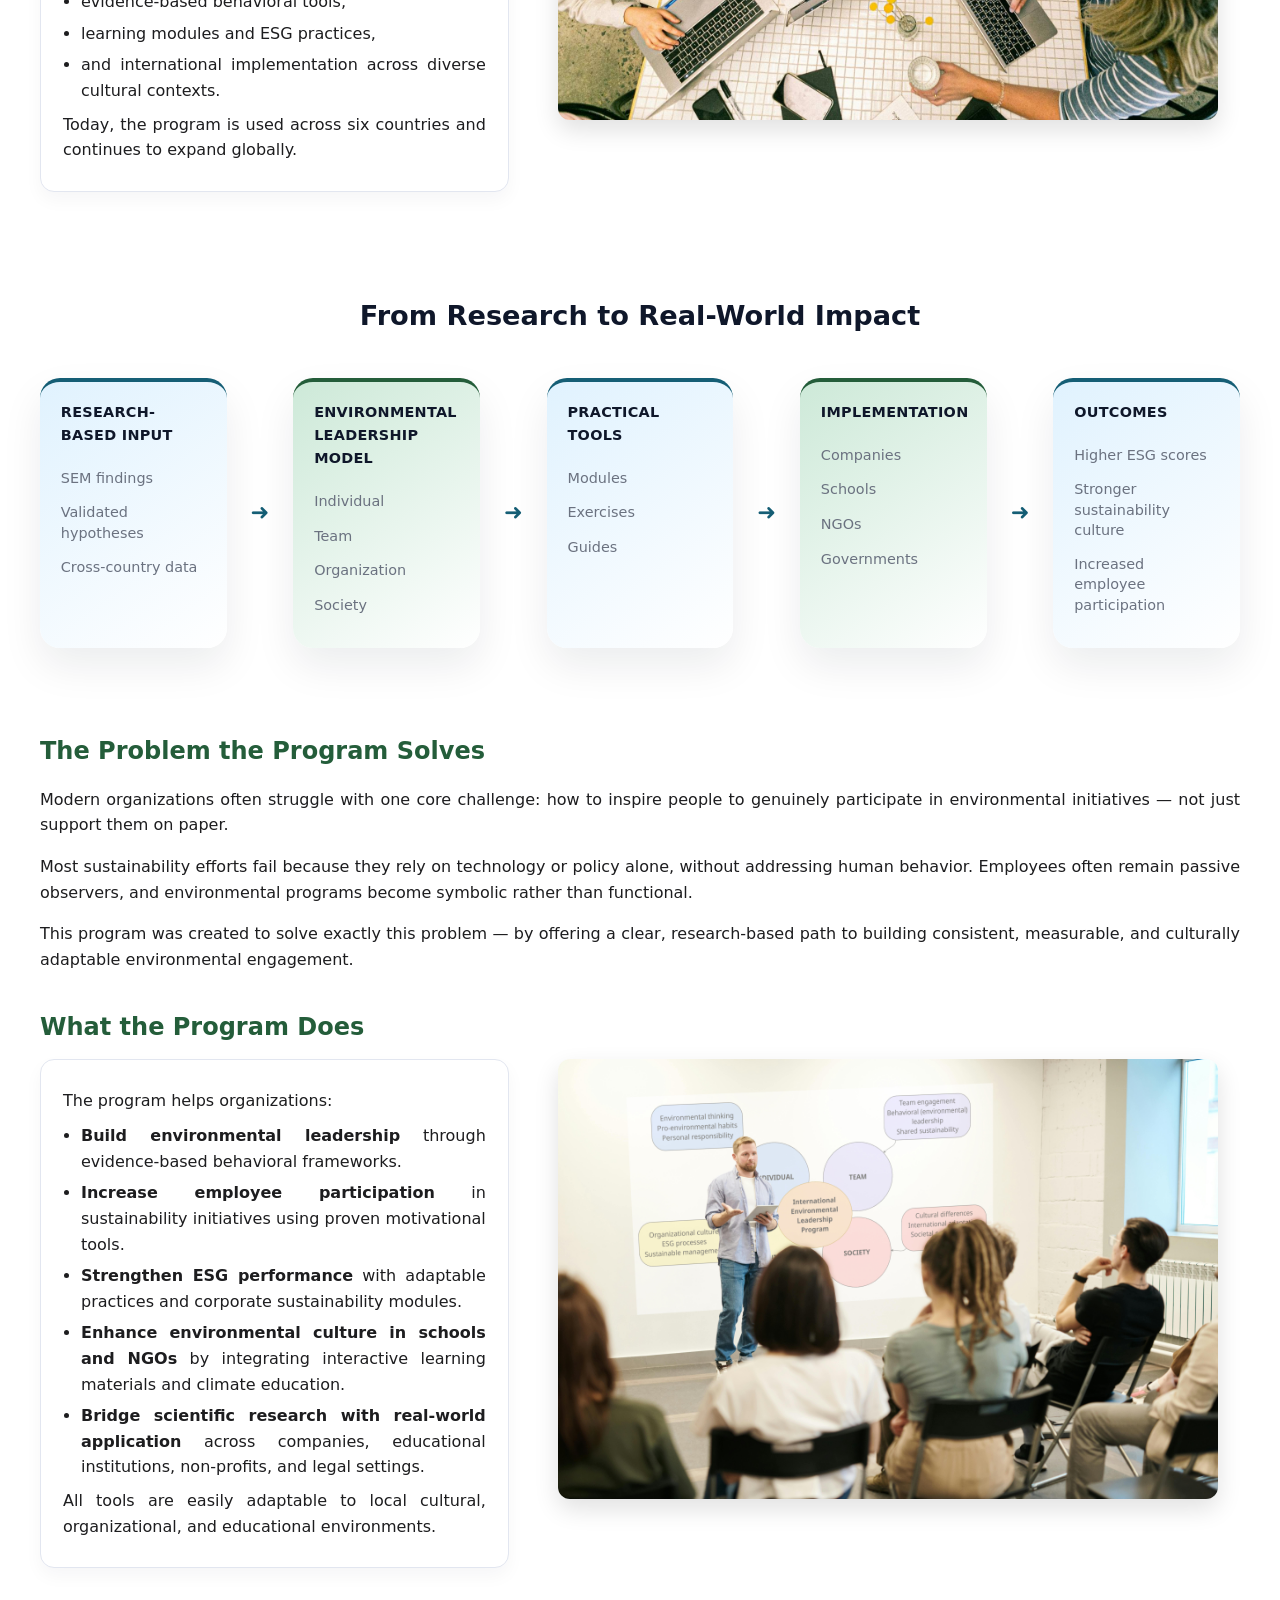
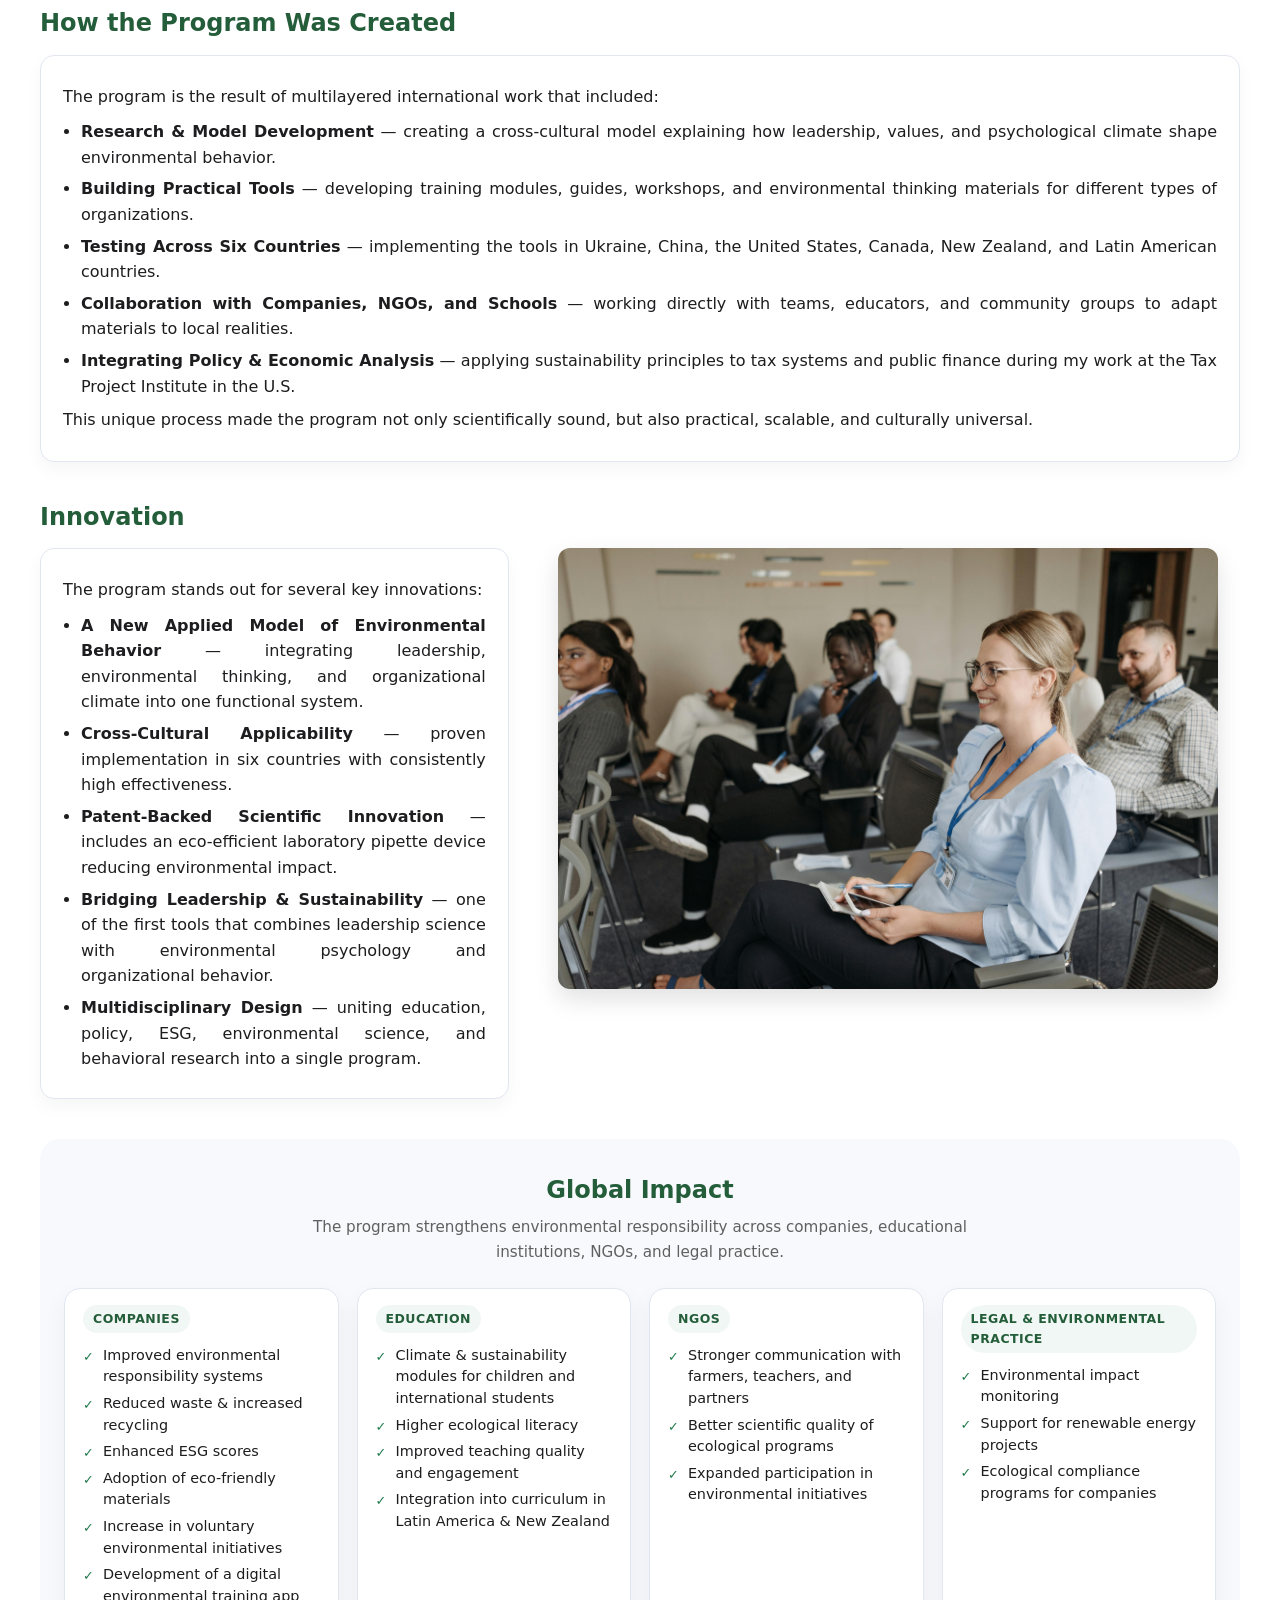
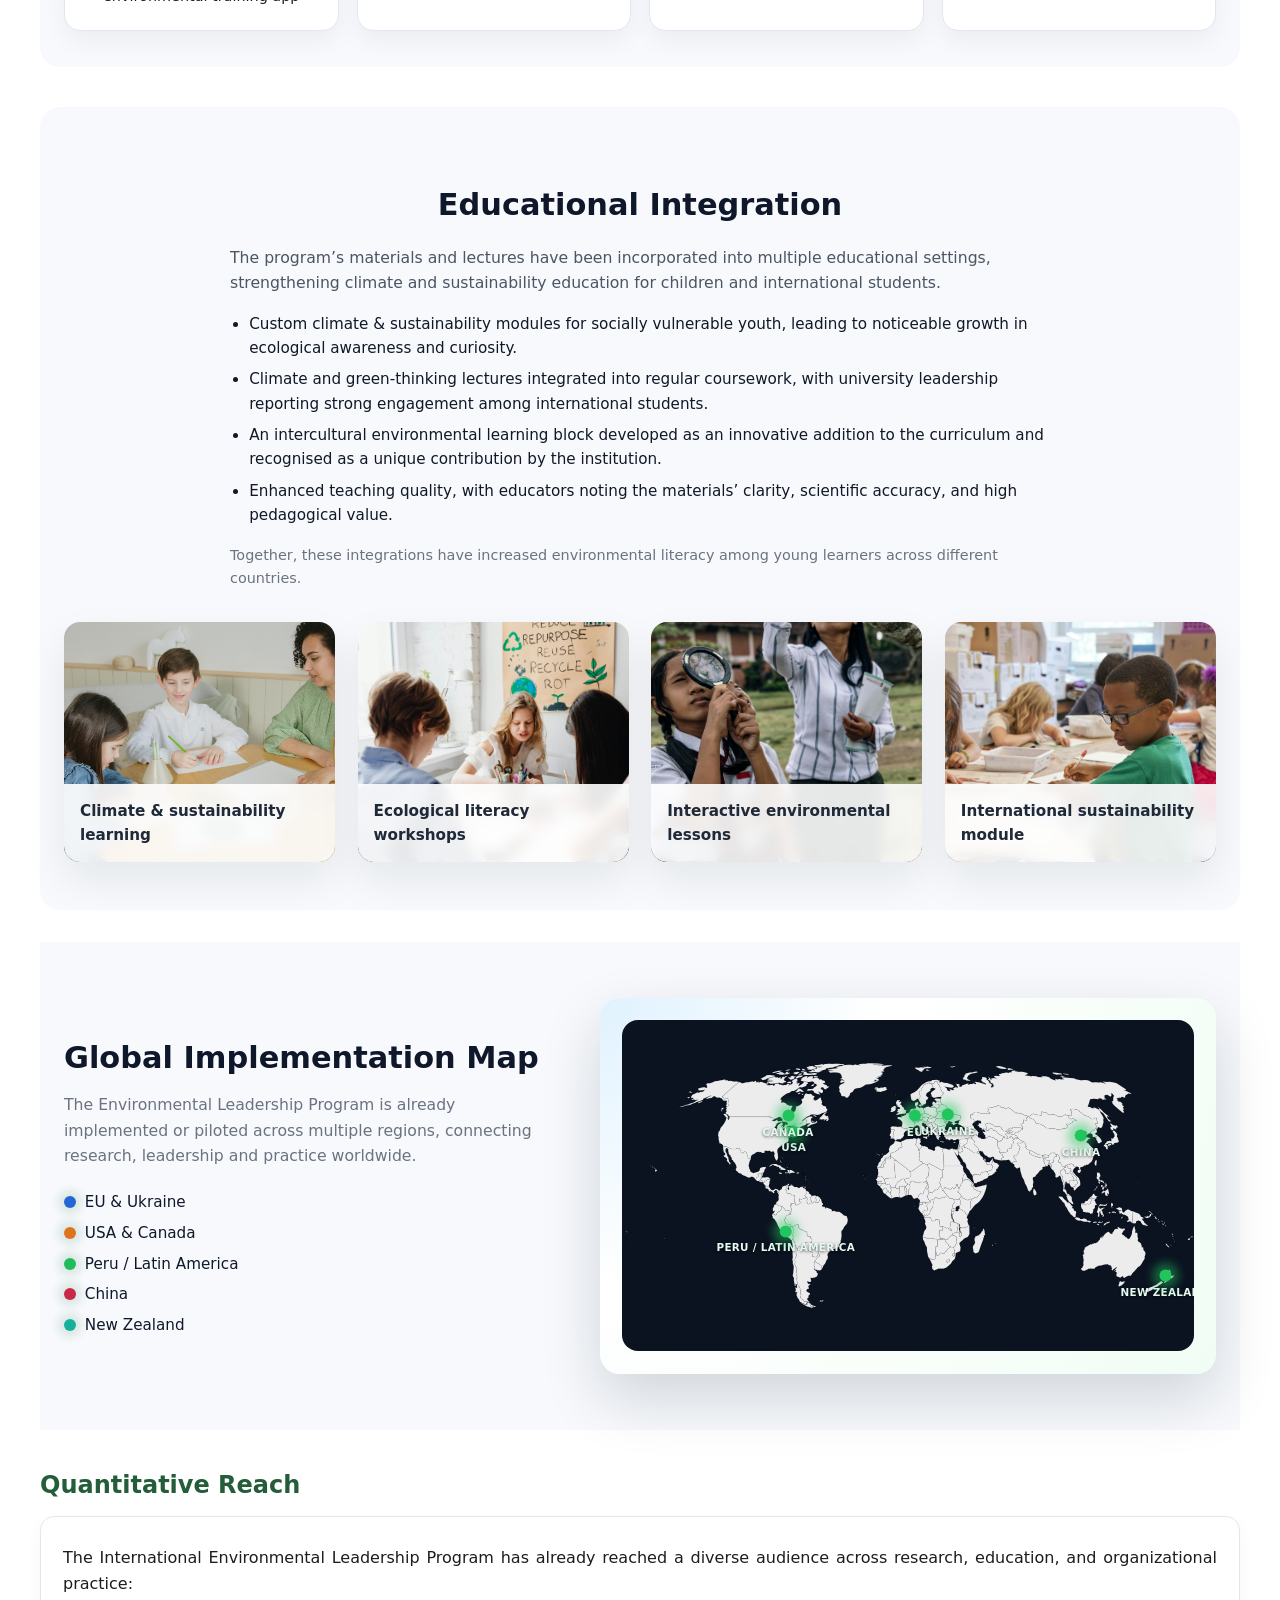
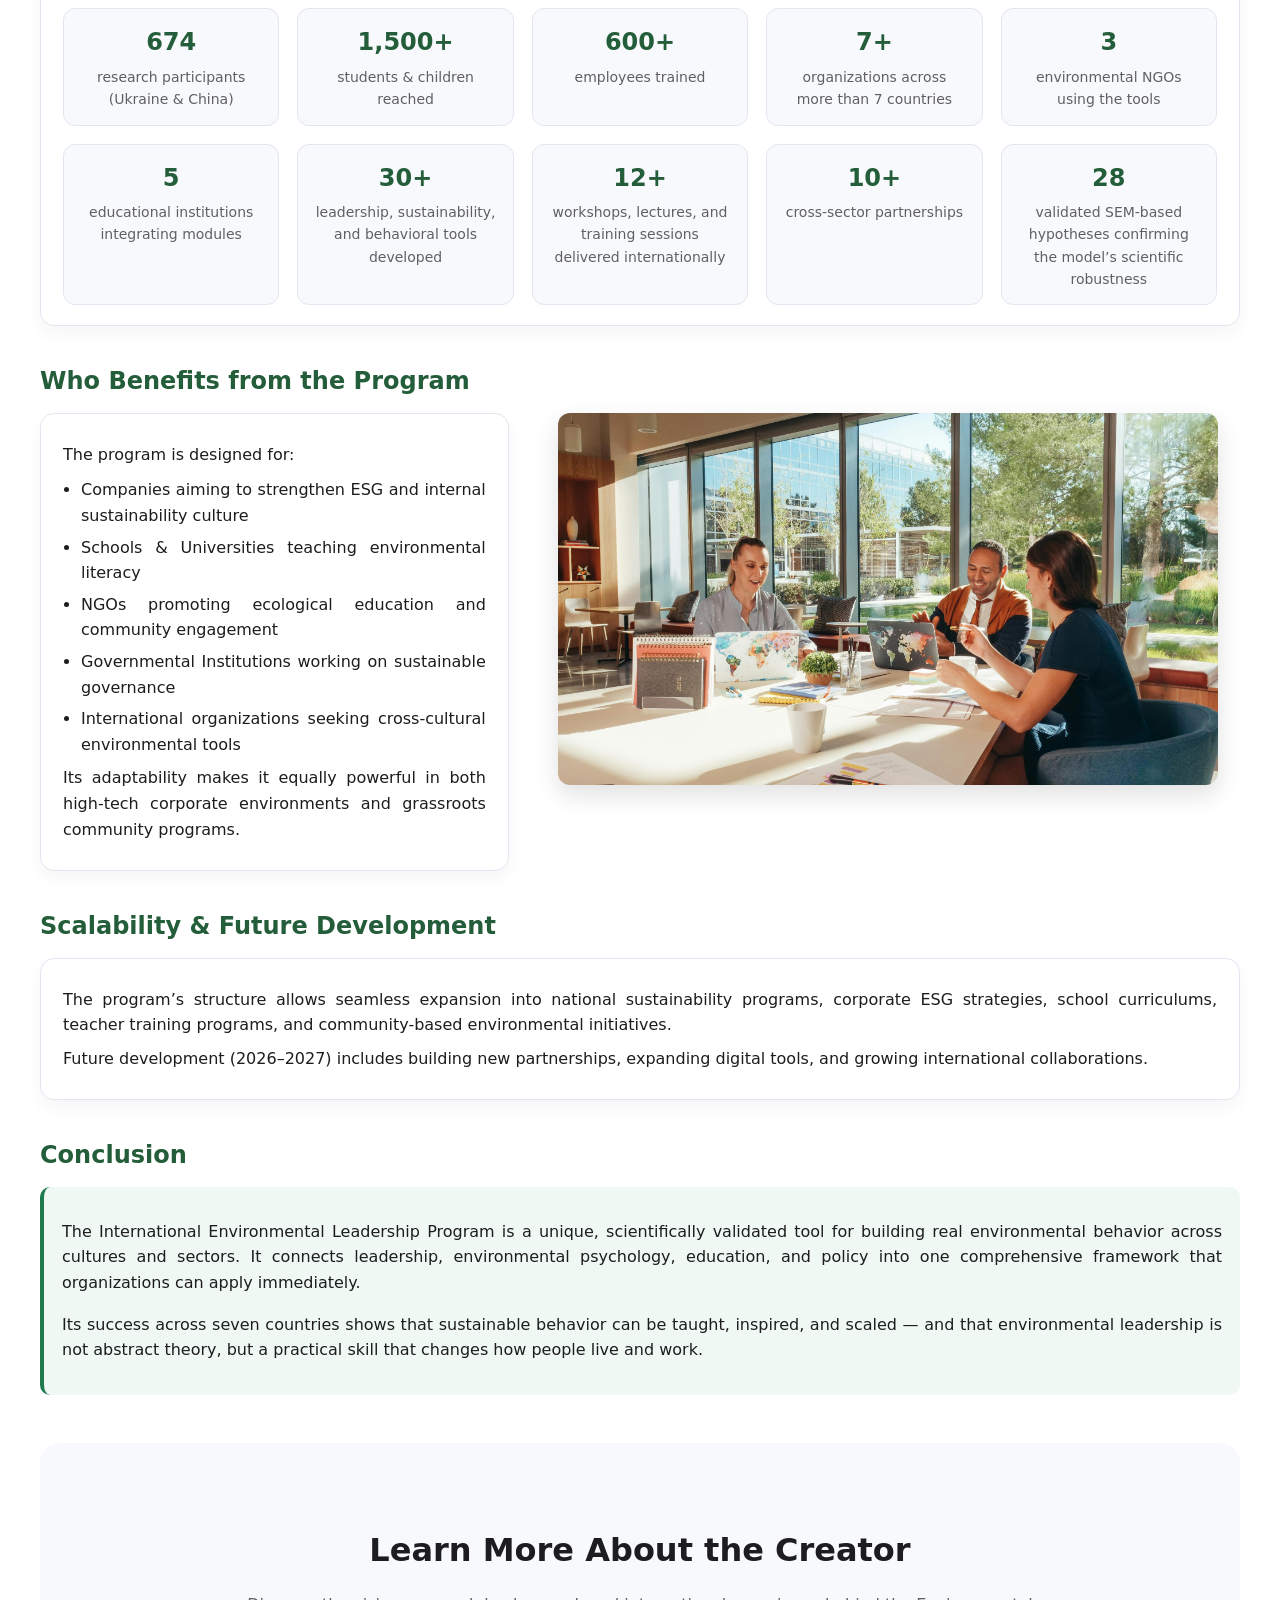
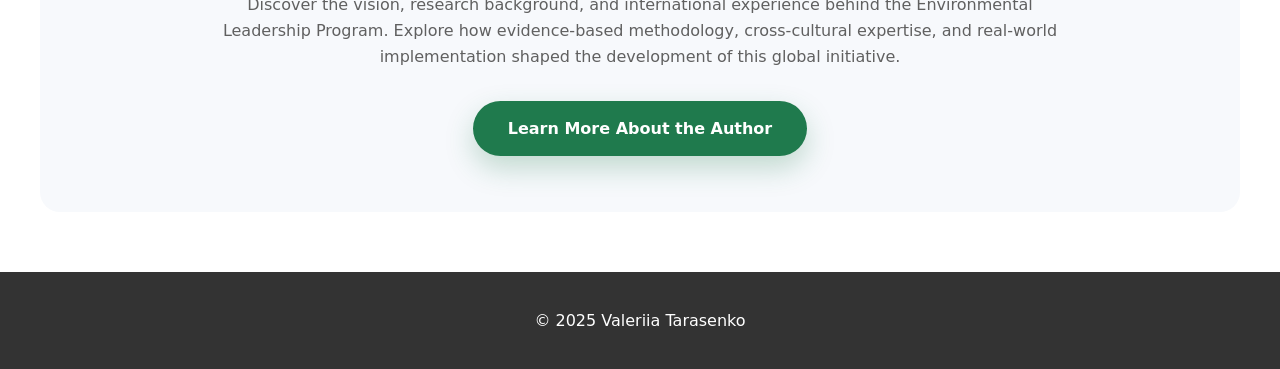
<file: index2.html>
<!DOCTYPE html>
<html lang="en">
<head>
  <meta charset="UTF-8" />
  <title>International Environmental Leadership Program</title>
  <meta name="viewport" content="width=device-width, initial-scale=1.0" />
  <!-- Подключаем внешний файл стилей -->
  <link rel="stylesheet" href="program.css" />
</head>
<header class="hero">
  <div class="hero__container">
    <div class="hero__content">
      <p class="hero__tag">
        Research at the crossroads of policy, culture, and ecology.
      </p>

      <h1 class="hero__title">
        <span class="hero__line">Dr. Valeriia</span>
        <span class="hero__line">Tarasenko</span>
      </h1>

      <p class="hero__strap">
        International Expert in Green Transformational Leadership &amp; Environmental Policy, Social &amp; Political Issues
      </p>
    </div>
  </div>
</header>

<body>
  <main>
    <div class="program-page">

      <!-- TOP BLOCK -->
      <section class="program-section">
        <div class="program-content">
          <h2>
            International Environmental Leadership Program
            <span>Created by Dr. Valeriia Tarasenko</span>
          </h2>

          <p>
            A research-validated global initiative designed to help companies, schools, NGOs, and government
            institutions build real environmental behavior, improve ESG performance, and cultivate a new
            generation of sustainability-oriented leaders.
          </p>

          <p class="tagline">
            Proven internationally. Scientifically validated. Scalable everywhere.
          </p>

          <p class="stats">
            7 countries • 1,500+ learners • 600+ employees trained
          </p>
        </div>

        <!-- Иллюстрация / диаграмма программы -->
        <div class="program-image">
          <img src="diagramma.png"
               alt="Overview of the International Environmental Leadership Program" />
        </div>
      </section>



      <!-- 1. Overview -->
      <section>
        
        <h2 class="section-title">Overview of the Program</h2>

        <div class="program-grid">
          <div class="program-card">
            <p>
              The International Environmental Leadership Program is an original cross-cultural sustainability
              initiative that I developed based on my doctoral research in Public Policy.
              It transforms scientific insights into practical, scalable tools that organizations can apply to
              strengthen ecological responsibility, employee engagement, and environmental culture.
            </p>
            <p>The program combines:</p>
            <ul>
              <li>a functional model of environmental leadership,</li>
              <li>evidence-based behavioral tools,</li>
              <li>learning modules and ESG practices,</li>
              <li>and international implementation across diverse cultural contexts.</li>
            </ul>
            <p>
              Today, the program is used across six countries and continues to expand globally.
            </p>
          </div>

          <div class="side-illustration">
            <img src="organizations.jpg" alt="Functional model of environmental leadership" />
            <div class="illu-caption">

            </div>
          </div>
        </div>
      </section>

      <section class="impact-flow">
  <h2 class="impact-flow__title">From Research to Real-World Impact</h2>

  <div class="impact-flow__wrapper">
    <!-- Step 1 -->
    <div class="impact-flow__step impact-flow__step--blue">
      <div class="impact-flow__label">Research-Based Input</div>
      <div class="impact-flow__text">
        <p>SEM findings</p>
         <p>Validated hypotheses</p>
          <p>Cross-country data</p>
      </div>
    </div>
    <div class="impact-flow__arrow">➜</div>

    <!-- Step 2 -->
    <div class="impact-flow__step impact-flow__step--orange">
      <div class="impact-flow__label">Environmental Leadership Model</div>
      <div class="impact-flow__text">
        <p>Individual</p>
         <p>Team</p>
          <p>Organization</p>
           <p>Society</p>
      </div>
    </div>
    <div class="impact-flow__arrow">➜</div>

    <!-- Step 3 -->
    <div class="impact-flow__step impact-flow__step--blue">
      <div class="impact-flow__label">Practical Tools</div>
      <div class="impact-flow__text">
        <p>Modules</p>
         <p>Exercises</p>
          <p>Guides</p>
      </div>
    </div>
    <div class="impact-flow__arrow">➜</div>

    <!-- Step 4 -->
    <div class="impact-flow__step impact-flow__step--orange">
      <div class="impact-flow__label">Implementation</div>
      <div class="impact-flow__text">
        <p>Companies</p>
         <p>Schools</p>
          <p>NGOs</p>
           <p>Governments</p>
      </div>
    </div>
    <div class="impact-flow__arrow">➜</div>

    <!-- Step 5 -->
    <div class="impact-flow__step impact-flow__step--blue">
      <div class="impact-flow__label">Outcomes</div>
      <div class="impact-flow__text">
        <p>Higher ESG scores</p>
         <p>Stronger sustainability culture</p>
          <p>Increased employee participation</p>
      </div>
    </div>
  </div>
</section>

      <!-- 2. Problem -->
      <section>
        
        <h2 class="section-title">The Problem the Program Solves</h2>

        <div class="program-full">
          <p>
            Modern organizations often struggle with one core challenge: how to inspire people to genuinely
            participate in environmental initiatives — not just support them on paper.
          </p>
          <p>
            Most sustainability efforts fail because they rely on technology or policy alone, without addressing
            human behavior. Employees often remain passive observers, and environmental programs become symbolic
            rather than functional.
          </p>
          <p>
            This program was created to solve exactly this problem — by offering a clear, research-based path to
            building consistent, measurable, and culturally adaptable environmental engagement.
          </p>
        </div>
      </section>

      <!-- 3. What the Program Does -->
      <section>
        
        <h2 class="section-title">What the Program Does</h2>

        <div class="program-grid">
          <div class="program-card">
            <p>The program helps organizations:</p>
            <ul>
              <li><strong>Build environmental leadership</strong> through evidence-based behavioral frameworks.</li>
              <li><strong>Increase employee participation</strong> in sustainability initiatives using proven motivational tools.</li>
              <li><strong>Strengthen ESG performance</strong> with adaptable practices and corporate sustainability modules.</li>
              <li><strong>Enhance environmental culture in schools and NGOs</strong> by integrating interactive learning materials and climate education.</li>
              <li><strong>Bridge scientific research with real-world application</strong> across companies, educational institutions, non-profits, and legal settings.</li>
            </ul>
            <p>
              All tools are easily adaptable to local cultural, organizational, and educational environments.
            </p>
          </div>

          <div class="side-illustration">
            <img src="workshops.JPG" alt="Practical tools and learning modules" />
            <div class="illu-caption">
              
            </div>
          </div>
        </div>
      </section>

      <!-- 4. How the Program Was Created -->
      <section>
       
        <h2 class="section-title">How the Program Was Created</h2>

        <div class="program-card program-full">
          <p>The program is the result of multilayered international work that included:</p>
          <ul>
            <li><strong>Research &amp; Model Development</strong> — creating a cross-cultural model explaining how leadership, values, and psychological climate shape environmental behavior.</li>
            <li><strong>Building Practical Tools</strong> — developing training modules, guides, workshops, and environmental thinking materials for different types of organizations.</li>
            <li><strong>Testing Across Six Countries</strong> — implementing the tools in Ukraine, China, the United States, Canada, New Zealand, and Latin American countries.</li>
            <li><strong>Collaboration with Companies, NGOs, and Schools</strong> — working directly with teams, educators, and community groups to adapt materials to local realities.</li>
            <li><strong>Integrating Policy &amp; Economic Analysis</strong> — applying sustainability principles to tax systems and public finance during my work at the Tax Project Institute in the U.S.</li>
          </ul>
          <p>
            This unique process made the program not only scientifically sound, but also practical, scalable, and
            culturally universal.
          </p>
        </div>
      </section>

      <!-- 5. Innovation -->
      <section>
        
        <h2 class="section-title">Innovation</h2>

        <div class="program-grid">
          <div class="program-card">
            <p>The program stands out for several key innovations:</p>
            <ul>
              <li><strong>A New Applied Model of Environmental Behavior</strong> — integrating leadership, environmental thinking, and organizational climate into one functional system.</li>
              <li><strong>Cross-Cultural Applicability</strong> — proven implementation in six countries with consistently high effectiveness.</li>
              <li><strong>Patent-Backed Scientific Innovation</strong> — includes an eco-efficient laboratory pipette device reducing environmental impact.</li>
              <li><strong>Bridging Leadership &amp; Sustainability</strong> — one of the first tools that combines leadership science with environmental psychology and organizational behavior.</li>
              <li><strong>Multidisciplinary Design</strong> — uniting education, policy, ESG, environmental science, and behavioral research into a single program.</li>
            </ul>
          </div>

          <div class="side-illustration">
            <img src="Leadership.jpg"
                 alt="Innovation in environmental leadership and sustainability" />
            <div class="illu-caption">
              
            </div>
          </div>
        </div>
      </section>

      <!-- 6. Global Impact -->
      <section class="impact-section" id="global-impact">
  <div class="impact-section__head">
    <h2 class="impact-section__title">Global Impact</h2>
    <p class="impact-section__subtitle">
      The program strengthens environmental responsibility across companies,
      educational institutions, NGOs, and legal practice.
    </p>
  </div>

  <div class="impact-grid">
    <!-- Companies -->
    <article class="impact-card">
      <div class="impact-card__tag">Companies</div>
      <ul class="impact-card__list">
        <li>Improved environmental responsibility systems</li>
        <li>Reduced waste &amp; increased recycling</li>
        <li>Enhanced ESG scores</li>
        <li>Adoption of eco-friendly materials</li>
        <li>Increase in voluntary environmental initiatives</li>
        <li>Development of a digital environmental training app</li>
      </ul>
    </article>

    <!-- Education -->
    <article class="impact-card">
      <div class="impact-card__tag">Education</div>
      <ul class="impact-card__list">
        <li>Climate &amp; sustainability modules for children and international students</li>
        <li>Higher ecological literacy</li>
        <li>Improved teaching quality and engagement</li>
        <li>Integration into curriculum in Latin America &amp; New Zealand</li>
      </ul>
    </article>

    <!-- NGOs -->
    <article class="impact-card">
      <div class="impact-card__tag">NGOs</div>
      <ul class="impact-card__list">
        <li>Stronger communication with farmers, teachers, and partners</li>
        <li>Better scientific quality of ecological programs</li>
        <li>Expanded participation in environmental initiatives</li>
      </ul>
    </article>

    <!-- Legal & Environmental Practice -->
    <article class="impact-card">
      <div class="impact-card__tag">Legal &amp; Environmental Practice</div>
      <ul class="impact-card__list">
        <li>Environmental impact monitoring</li>
        <li>Support for renewable energy projects</li>
        <li>Ecological compliance programs for companies</li>
      </ul>
    </article>
  </div>
</section>


      
     <section class="edu-gallery">
  <h2 class="edu-title">Educational Integration</h2>

  <div class="edu-text">
    <p class="edu-lead">
      The program’s materials and lectures have been incorporated into multiple
      educational settings, strengthening climate and sustainability education
      for children and international students.
    </p>

    <ul class="edu-list">
      <li>
        Custom climate &amp; sustainability modules for socially vulnerable youth,
        leading to noticeable growth in ecological awareness and curiosity.
      </li>
      <li>
        Climate and green-thinking lectures integrated into regular coursework,
        with university leadership reporting strong engagement among international students.
      </li>
      <li>
        An intercultural environmental learning block developed as an innovative
        addition to the curriculum and recognised as a unique contribution by the institution.
      </li>
      <li>
        Enhanced teaching quality, with educators noting the materials’ clarity,
        scientific accuracy, and high pedagogical value.
      </li>
    </ul>

    <p class="edu-note">
      Together, these integrations have increased environmental literacy among
      young learners across different countries.
    </p>
  </div>

  <div class="edu-grid">
    <div class="edu-card">
      <img src="kids4.jpg" alt="Children learning ecology">
      <div class="edu-info">Climate &amp; sustainability learning</div>
    </div>

    <div class="edu-card">
      <img src="kids2.jpg" alt="Ecology workshop">
      <div class="edu-info">Ecological literacy workshops</div>
    </div>

    <div class="edu-card">
      <img src="kids3.jpg" alt="Interactive lessons">
      <div class="edu-info">Interactive environmental lessons</div>
    </div>

    <div class="edu-card">
      <img src="kids1.jpg" alt="International students">
      <div class="edu-info">International sustainability module</div>
    </div>
  </div>
</section>



<section class="global-map">
  <div class="global-map__inner">
    <div class="global-map__text">
      <h2 class="global-map__title">Global Implementation Map</h2>
      <p class="global-map__subtitle">
        The Environmental Leadership Program is already implemented or piloted
        across multiple regions, connecting research, leadership and practice
        worldwide.
      </p>

      <ul class="global-map__list">
        <li><span class="dot dot--eu"></span>EU &amp; Ukraine</li>
        <li><span class="dot dot--us"></span>USA &amp; Canada</li>
        <li><span class="dot dot--la"></span>Peru / Latin America</li>
        <li><span class="dot dot--cn"></span>China</li>
        <li><span class="dot dot--nz"></span>New&nbsp;Zealand</li>
      </ul>
    </div>

    <div class="global-map__card">
      <div class="global-map__map">
        <!-- маркеры на карте -->
        <div class="map-point map-point--us">
          <span class="map-point__dot"></span>
          <span class="map-point__label">USA</span>
        </div>

        <div class="map-point map-point--ca">
          <span class="map-point__dot"></span>
          <span class="map-point__label">Canada</span>
        </div>

        <div class="map-point map-point--la">
          <span class="map-point__dot"></span>
          <span class="map-point__label">Peru / Latin America</span>
        </div>

        <div class="map-point map-point--eu">
          <span class="map-point__dot"></span>
          <span class="map-point__label">EU</span>
        </div>

        <div class="map-point map-point--ua">
          <span class="map-point__dot"></span>
          <span class="map-point__label">Ukraine</span>
        </div>

        <div class="map-point map-point--cn">
          <span class="map-point__dot"></span>
          <span class="map-point__label">China</span>
        </div>

        <div class="map-point map-point--nz">
          <span class="map-point__dot"></span>
          <span class="map-point__label">New&nbsp;Zealand</span>
        </div>
      </div>
    </div>
  </div>
</section>



      <!-- 7. Quantitative Reach -->
      <section>
        
        <h2 class="section-title">Quantitative Reach</h2>

        <div class="program-card">
          <p>
            The International Environmental Leadership Program has already reached a diverse audience across
            research, education, and organizational practice:
          </p>

          <div class="metrics-grid">
            <div class="metric-card">
              <div class="metric-number">674</div>
              <div class="metric-label">research participants (Ukraine &amp; China)</div>
            </div>
            <div class="metric-card">
              <div class="metric-number">1,500+</div>
              <div class="metric-label">students &amp; children reached</div>
            </div>
            <div class="metric-card">
              <div class="metric-number">600+</div>
              <div class="metric-label">employees trained</div>
            </div>
            <div class="metric-card">
              <div class="metric-number">7+</div>
              <div class="metric-label">organizations across more than 7 countries</div>
            </div>
            <div class="metric-card">
              <div class="metric-number">3</div>
              <div class="metric-label">environmental NGOs using the tools</div>
            </div>
            <div class="metric-card">
              <div class="metric-number">5</div>
              <div class="metric-label">educational institutions integrating modules</div>
            </div>
            <div class="metric-card">
              <div class="metric-number">30+</div>
              <div class="metric-label">leadership, sustainability, and behavioral tools developed</div>
            </div>
            <div class="metric-card">
              <div class="metric-number">12+</div>
              <div class="metric-label">workshops, lectures, and training sessions delivered internationally</div>
            </div>
            <div class="metric-card">
              <div class="metric-number">10+</div>
              <div class="metric-label">cross-sector partnerships</div>
            </div>
            <div class="metric-card">
              <div class="metric-number">28</div>
              <div class="metric-label">validated SEM-based hypotheses confirming the model’s scientific robustness</div>
            </div>
          </div>
        </div>
      </section>

      <!-- 8. Who Benefits -->
      <section>
        
        <h2 class="section-title">Who Benefits from the Program</h2>

        <div class="program-grid">
          <div class="program-card">
            <p>The program is designed for:</p>
            <ul>
              <li>Companies aiming to strengthen ESG and internal sustainability culture</li>
              <li>Schools &amp; Universities teaching environmental literacy</li>
              <li>NGOs promoting ecological education and community engagement</li>
              <li>Governmental Institutions working on sustainable governance</li>
              <li>International organizations seeking cross-cultural environmental tools</li>
            </ul>
            <p>
              Its adaptability makes it equally powerful in both high-tech corporate environments and grassroots
              community programs.
            </p>
          </div>

          <div class="side-illustration">
            <img src="company.jpg"
                 alt="Stakeholders benefiting from the program" />
            <div class="illu-caption">
              
            </div>
          </div>
        </div>
      </section>

      <!-- 9. Scalability -->
      <section>
        
        <h2 class="section-title">Scalability &amp; Future Development</h2>

        <div class="program-card program-full">
          <p>
            The program’s structure allows seamless expansion into national sustainability programs, corporate ESG
            strategies, school curriculums, teacher training programs, and community-based environmental initiatives.
          </p>
          <p>
            Future development (2026–2027) includes building new partnerships, expanding digital tools, and growing
            international collaborations.
          </p>
        </div>
      </section>

      <!-- 10. Conclusion -->
      <section>
       
        <h2 class="section-title">Conclusion</h2>

        <div class="program-highlight">
          <p>
            The International Environmental Leadership Program is a unique, scientifically validated tool for building
            real environmental behavior across cultures and sectors. It connects leadership, environmental psychology,
            education, and policy into one comprehensive framework that organizations can apply immediately.
          </p>
          <p>
            Its success across seven countries shows that sustainable behavior can be taught, inspired, and scaled — and
            that environmental leadership is not abstract theory, but a practical skill that changes how people live
            and work.
          </p>
        </div>
      </section>


        <section class="about-author-section">
  <div class="about-author-container">

    <h2 class="about-author-title">Learn More About the Creator</h2>

    <p class="about-author-subtitle">
      Discover the vision, research background, and international experience behind the
      Environmental Leadership Program. Explore how evidence-based methodology, cross-cultural
      expertise, and real-world implementation shaped the development of this global initiative.
    </p>

    <a href="index.html" class="about-author-btn">
      Learn More About the Author
    </a>

  </div>
</section>

    </div>
  </main>

  <footer>
    <p>&copy; 2025 Valeriia Tarasenko</p>
</footer>
</body>
</html>
</file>
<file: style.css>
body {
    font-family: Arial, sans-serif;
    margin: 0;
    padding: 0;
}

header {
    background-color: #333;
    color: #2B3A67;
    padding: 20px;
    text-align: center;
}

.top-nav {
  background: #ffffff;
  padding: 4px 0;
  border-bottom: 1px solid #e5e5e5;
  position: sticky;
  top: 0;
  z-index: 99;
  width: 100%;            /* обеспечивает растяжение */
  overflow-x: auto;
  white-space: nowrap;
}

.top-nav ul {
  list-style: none;
  margin: 0;
  padding: 0 10px;
  display: flex;
  flex-wrap: nowrap;
  justify-content: space-between;   /* РАВНОМЕРНО по всей ширине */
  width: 100%;
  gap: 4px;                         /* минимальный зазор */
}

.top-nav li {
  flex: 1;                          /* каждый пункт тянется пропорционально */
  text-align: center;               /* красиво выравниваем */
}

.top-nav a {
  display: block;
  width: 100%;                      /* ссылка занимает всю ширину li */
  text-decoration: none;
  color: #333;
  font-weight: 500;
  font-size: 15px;
  padding: 6px 4px;                 /* компактные отступы */
  border-radius: 4px;
  transition: color 0.2s ease, background 0.2s ease;
}

.top-nav a:hover {
  background: #e8f3ed;
  color: #245d3a;
}




.pubs-title {
  font-size: 18px;
  margin: 0 0 6px;
  font-weight: 600;
  color: #0f172a; /* как весь текст */
}

.pubs-link {
  color: inherit;              /* ← цвет как у обычного текста */
  text-decoration: none;       /* без подчеркивания */
  font-weight: inherit;        /* ← убираем "огромный жирный заголовок" */
  display: inline-block;       /* нормальное поведение */
  line-height: 1.4;
}

.pubs-link:hover {
  color: #1f7a4d;              /* лёгкое зелёное наведение */
  text-decoration: underline;
}





section {
    padding: 20px;
}

footer {
    background-color: #333;
    color: #fff;
    padding: 20px;
    text-align: center;
    width: 100%;
    bottom: 0;
    z-index: 1;
}

.b{
border-radius: 50%;
  border-radius: 4px;
  padding: 5px;
  width: 250px;
  transition: filter .7s ease-in-out;
  -webkit-filter: grayscale(0%); 
  filter: grayscale(0%);
}
.b{
    transition: transform 0.3s ease;
}

.b:hover {
    transform: scale(1.2);
    -webkit-filter: grayscale(99%); 
    filter: grayscale(99%); 
}

:root{
  --ink:#f5f5f5;
  --muted:#e3e3e3;
  --heading:#ffffff;
  --accent:#2E604A;
}

/* ШАПКА С ФОНОМ */
.hero{
  position: relative;
  min-height: 70vh;
  display: flex;
  align-items: center;

  color: #ffffff;
  /* твоя фоновая картинка */
  background-image: url("back.jpg"); /* <-- сюда путь к фото с ветряком */
  background-size: cover;
  background-position: center;
  background-repeat: no-repeat;
}

/* затемняющий градиент, чтобы текст читался */
.hero::before{
  content: "";
  position: absolute;
  inset: 0;
  background: linear-gradient(
    120deg,
    rgba(0,0,0,0.65) 0%,
    rgba(0,0,0,0.25) 55%,
    rgba(0,0,0,0.55) 100%
  );
}

.hero__container{
  position: relative;      /* чтобы быть поверх ::before */
  z-index: 1;
  max-width: 1100px;
  margin: 0 auto;
  padding: 40px 16px;
}

.hero__content{
  max-width: 640px;
}

/* маленький слоган — всплывает */
.hero__tag{
  margin: 0 0 10px 0;
  font-style: italic;
  font-size: 18px;

  opacity: 0;
  transform: translateY(10px);
  animation: fadeUp .7s ease .15s forwards;
}

/* ИМЯ — статичное, без анимации */
.hero__title{
  margin: 0;
  line-height: 1.02;
  font-weight: 800;
  letter-spacing: -0.5px;
  color: #ffffff;
}

.hero__line{
  display: block;
  font-size: clamp(32px, 6vw, 60px);
}

/* второй текст — всплывает */
.hero__strap{
  margin: 14px 0 0 0;
  font-size: 18px;
  max-width: 52ch;
  font-style: italic;

  opacity: 0;
  transform: translateY(10px);
  animation: fadeUp .7s ease .35s forwards;
}

/* Анимация появления */
@keyframes fadeUp{
  to{
    opacity: 1;
    transform: translateY(0);
  }
}

/* Адаптив для мобильных */
@media (max-width: 768px){
  .hero{
    min-height: 60vh;
  }

  .hero__container{
    text-align: center;
  }

  .hero__content{
    max-width: 100%;
  }

  .hero__strap{
    margin-top: 10px;
    font-size: 16px;
  }

  .hero__line{
    font-size: clamp(28px, 9vw, 40px); /* имя уменьшается на мобилках */
  }
}


/* === FULL-WIDTH CENTERED LAYOUT WITH SIDE SPACING === */
.about-wrapper {
  display: flex;
  justify-content: center;
  align-items: center;
  gap: 40px;
  margin-top: 20px;

  max-width: 1450px;   /* ограничиваем ширину блока */
  margin-left: auto;   /* центрируем */
  margin-right: auto;

  padding: 0 40px;     /* создаём больше воздуха по бокам */
  text-align: center;
}

.bio-card {
  max-width: 700px;
}

.bio-card p {
  font-size: 18px;
  line-height: 1.65;
  text-align: justify;
}

.about-image {
  display: flex;
  justify-content: center;
}

.about-image img {
  width: 100%;
  max-width: 1335px;
  border-radius: 12px;
  object-fit: cover;
}

/* === MOBILE === */
@media (max-width: 768px) {
  .about-wrapper {
    flex-direction: column;
    padding: 0 20px;   /* чуть меньше на мобильном */
  }

  .bio-card {
    max-width: 100%;
  }

  .about-image img {
    max-width: 260px;
  }
}




/* === EDUCATION SECTION (HORIZONTAL CARDS) === */

#education {
  padding: 60px 0 40px;
}

#education h2 {
  margin: 0 0 24px;
  padding: 0 20px;
}

/* строка с тремя карточками */
.edu-grid {
  max-width: 1200px;
  margin: 0 auto;
  padding: 0 40px;
  display: flex;
  gap: 24px;
  justify-content: center;
}



/* маленький бейдж в углу (PhD / LLM / BA) */
.edu-badge {
  position: absolute;
  top: 14px;
  right: 16px;
  font-size: 11px;
  letter-spacing: 0.06em;
  text-transform: uppercase;
  padding: 4px 8px;
  border-radius: 999px;
  background: #e8f3ed;
  color: #245d3a;
  font-weight: 600;
}

/* верхняя часть (логотип + текст) теперь вертикальная */
.edu-top {
  display: flex;
  flex-direction: column;     /* ➝ логотип сверху, текст под ним */
  align-items: center;
  gap: 12px;
  margin: 0;                  /* убираем смещения */
}


.edu-logo {
  flex-shrink: 0;
}
/* логотип теперь строго по центру */
.edu-logo img {
  width: 64px;
  height: 64px;
  object-fit: contain;
  border-radius: 14px;
}


/* текстовый блок тоже центрируется */
.edu-title-block {
  text-align: center;
}

.edu-degree {
  font-size: 20px;
  font-weight: 600;
  margin-bottom: 4px;
}

.edu-school {
  font-size: 17px;
  color: #444;
}

.edu-location {
  font-size: 15px;
  color: #888;
}


.edu-card {
  flex: 1 1 0;
  background: #ffffff;
  border-radius: 18px;
  padding: 28px 24px 48px;
  border: 1px solid #f0f0f0;
  box-shadow: 0 10px 24px rgba(0, 0, 0, 0.04);
  position: relative;

  display: flex;
  flex-direction: column;
  align-items: center;        /* центр по горизонтали */
  justify-content: flex-start;/* ⬅️ ВАЖНО: убрали центр по вертикали */
  text-align: center;
  gap: 14px;
  min-height: 230px;          /* одинаковая высота для всех карточек */
}

/* дата — в нижнем правом углу */
.edu-meta {
  position: absolute;
  bottom: 12px;
  right: 16px;
  font-size: 14px;
  color: #777;
  margin: 0;
}

/* эффект при наведении */
.edu-card:hover {
  box-shadow: 0 14px 30px rgba(0, 0, 0, 0.06);
  transform: translateY(-2px);
  transition: all 0.2s ease;
}

/* 📱 адаптация под мобильные */
@media (max-width: 900px) {
  .edu-grid {
    flex-direction: column;
    padding: 0 20px;
  }

  #education h2 {
    padding: 0 20px;
  }

  .edu-card {
    padding: 16px 18px;
  }
}
  /* мобильная версия */
@media (max-width: 900px) {
  .edu-logo img {
    width: 56px;
    height: 56px;
  }

  .edu-degree {
    font-size: 18px;
  }
}









.program-section {
  display: flex;
  align-items: center;
  justify-content: space-between;
  gap: 40px;
  padding: 40px 20px;
  background: #f7f9fc;
  border-radius: 16px;
  max-width: 1200px;
  margin: 0 auto;
  flex-wrap: wrap;
}

.program-content {
  flex: 1 1 500px;
}

.program-content h2 {
  font-size: 28px;
  margin-bottom: 10px;
  font-weight: 700;
  color: #1d1d1f;
}

.program-content h2 span {
  font-size: 18px;
  font-weight: 400;
  color: #606060;
}

.program-content p {
  font-size: 18px;
  line-height: 1.6;
  margin: 12px 0;
}

.tagline {
  font-weight: 600;
  color: #245d3a;
}

.stats {
  font-size: 16px;
  font-weight: 500;
  color: #1d1d1f;
}

.program-button {
  display: inline-block;
  margin-top: 20px;
  padding: 12px 22px;
  background: #1f7a4d;
  color: white;
  text-decoration: none;
  border-radius: 8px;
  font-size: 18px;
  transition: 0.2s;
}

.program-button:hover {
  background: #17633e;
}

.program-image {
  flex: 1 1 400px;
  text-align: right;
}

.program-image img {
  width: 100%;
  max-width: 580px;
  border-radius: 12px;
}

.program-content p {
  text-align: justify;
}










.link {
  display: inline-block;   /* заставляет ссылку вести себя как блочный элемент */
  margin-bottom: 10px;     /* добавляет отступ снизу */
  color: #245d3a;          /* ваш синий цвет */
  text-decoration: none;   /* убирает подчёркивание */
  font-weight: 100;
}

.link:hover {
  text-decoration: underline; /* при наведении будет подчёркивание */
}

.more-info h4 {
  margin: 15px;  /* создаёт расстояние сверху */
}



/* ===== Lines of Research (Section) ===== */
:root{
  /* Можно подстроить под вашу палитру */
  --rl-ink: #22232A;          /* основной текст */
  --rl-muted: #4A4F5A;        /* вторичный текст */
  --rl-heading: ##245d3a;      /* заголовки */
  --rl-accent: #2E604A;       /* акцент/обводка при hover */
  --rl-rule: #D9CDC7;         /* рамка карточек */
  --rl-card-bg: #FFFFFF;      /* фон карточек */
  --rl-sec-bg: transparent;   /* фон секции (можно #F8F6F5) */
}

.linesofresearch{
  background: var(--rl-sec-bg);
  color: var(--rl-ink);
  padding: clamp(32px, 6vw, 72px) 0;
}

.research-container{
  max-width: 1100px;
  margin: 0 auto;
  padding: 0 20px;
}

.research-header{
  max-width: 760px;
  margin: 0 0 24px 0;
}



.research-sub{
  color: var(--rl-muted);
  margin: 0;
}

.research-grid{
  display: grid;
  grid-template-columns: 1fr;
  gap: 16px;
  margin-top: 20px;
}

/* Карточка */
.research-card{
  background: var(--rl-card-bg);
  border: 1px solid var(--rl-rule);
  border-radius: 14px;
  padding: 18px 18px 16px 18px;
  box-shadow: 0 1px 0 rgba(0,0,0,0.02);
  transition: border-color .15s ease, box-shadow .15s ease, transform .15s ease;
   color: #2E604A;
}

.research-card h3{
  color: var(--rl-heading);
  font-size: clamp(18px, 2.6vw, 22px);
  line-height: 1.25;
  margin: 2px 0 8px 0;
   color: #2E604A;
}

.research-card p{
  color: var(--rl-ink);
  margin: 0;
  line-height: 1.6;
}

/* Hover/Focus — лёгкий акцент и «поднятие» */
.research-card:hover,
.research-card:focus-within{
  border-color: var(--rl-accent);
  box-shadow: 0 6px 18px rgba(0,0,0,0.06);
  transform: translateY(-1px);
}

/* Сетка на больших экранах */
@media (min-width: 720px){
  .research-grid{
    grid-template-columns: 1fr 1fr;
    gap: 18px;
  }
}

@media (min-width: 1040px){
  .research-grid{
    grid-template-columns: 1fr 1fr 1fr;
    gap: 20px;
  }
}

/* Пониженная анимация — уважение к настройкам пользователя */
@media (prefers-reduced-motion: reduce){
  .research-card{
    transition: none;
  }
}


.bio-card{
  background: #fff;
  border: 1px solid var(--rl-rule, #D9CDC7);
  border-radius: 14px;
  padding: 24px;
  box-shadow: 0 2px 10px rgba(0,0,0,0.05);
  line-height: 1.65;
  transition: border-color .15s ease, box-shadow .15s ease;
}

.bio-card:hover{
  border-color: var(--rl-accent, #2E604A);
  box-shadow: 0 6px 18px rgba(0,0,0,0.08);
}


.editorial-grid{
  display: grid;
  grid-template-columns: 1fr;
  gap: 16px;
}

.editorial-card{
  background: #fff;
  border: 1px solid var(--rl-rule, #D9CDC7);
  border-radius: 14px;
  padding: 20px;
  box-shadow: 0 2px 10px rgba(0,0,0,0.05);
  line-height: 1.65;
  transition: border-color .15s ease, box-shadow .15s ease, transform .15s ease;
}

.editorial-card h3{
  margin-top: 0;
  color: var(--rl-heading, #245d3a);
  font-size: 18px;
}

.editorial-card:hover{
  border-color: var(--rl-accent, #2E604A);
  box-shadow: 0 6px 18px rgba(0,0,0,0.08);
  transform: translateY(-2px);
}

.editorial-link {
  text-decoration: none;
  color: inherit;
}

.editorial-flex {
  display: flex;
  align-items: flex-start; /* выравнивание по верхнему краю */
  gap: 16px; /* расстояние между иконкой и текстом */
}

.editorial-logo {
  width: 70px;    /* можешь уменьшить: 32px */
  height: 70px;
  object-fit: contain;
  flex-shrink: 0; /* иконка не будет сжиматься */
}

.editorial-text {
  flex: 1;
}
/* Responsive grid */
@media (min-width: 768px){
  .editorial-grid{
    grid-template-columns: 1fr 1fr;
  }
}

@media (min-width: 1040px){
  .editorial-grid{
    grid-template-columns: 1fr 1fr 1fr;
  }
}


.pro-block{
  background: var(--pa-card);
  border: 1px solid var(--pa-border);
  border-radius: 14px;
  padding: 18px;
  box-shadow: 0 2px 10px rgba(0,0,0,0.05);
  margin-bottom: 18px;
}

.pro-block__heading{
  margin: 0 0 10px 0;
  font-size: clamp(18px, 2.8vw, 22px);  /* обычный текст, но чуть больше и жирнее */
  font-weight: 700;
  color: var(--pa-heading);
  text-align: left; /* ← заголовок слева (можно переключить на центр) */
}

/* Список карточек */
.pro-list{
  display: grid;
  grid-template-columns: 1fr;
  gap: 14px;
  margin: 0;
  padding: 0;
  list-style: none;
}

/* Элемент списка */
.pro-item{
  display: grid;
  grid-template-columns: 80px 1fr; /* место для логотипа + текст */
  gap: 14px;
  align-items: start;
  border: 1px solid var(--pa-border);
  border-radius: 12px;
  padding: 12px;
  background: #fff;
  transition: border-color .15s ease, box-shadow .15s ease, transform .15s ease;
}

.pro-item:hover{
  border-color: var(--pa-accent);
  box-shadow: 0 6px 18px rgba(0,0,0,0.06);
  transform: translateY(-1px);
}

/* Логотип (плейсхолдер) */
.pro-item__logo{
  width: 80px;
  height: 80px;
  border: 1px dashed var(--pa-border);
  border-radius: 10px;
  display: grid;
  place-items: center;
  background: #fff;
  overflow: hidden;
}
.pro-item__logo img{
  width: 100%;
  height: 100%;
  object-fit: contain; /* логотип адекватно вписывается */
}

/* Текстовая часть */
.pro-item__title{
  font-weight: 700;
  color: var(--pa-heading);
  margin-bottom: 4px;
  line-height: 1.35;
}

.pro-item__org{ font-weight: 700; }
.pro-item__role{ font-weight: 600; color: var(--pa-muted); }

.pro-item__desc{
  margin: 0;
  color: var(--pa-ink);
  line-height: 1.6;
}

/* Контейнеры */
.pro-activity__container,
.pro-list,
.pro-item {
  max-width: 100%;
  box-sizing: border-box; /* ширина учитывает padding и border */
}

/* Для сетки */
.pro-list {
  grid-template-columns: repeat(auto-fit, minmax(280px, 1fr));
  /* так карточки сами подстраиваются, не вылазят за экран */
}

/* Запретить горизонтальный скролл */
body {
  overflow-x: hidden;
}

/* Адаптация сетки */
@media (min-width: 760px){
  .pro-list{
    grid-template-columns: 1fr 1fr; /* 2 колонки на средних экранах */
  }
}

@media (min-width: 1080px){
  .pro-list{
    grid-template-columns: 1fr 1fr 1fr; /* 3 колонки на широких */
  }
}

/* Уважение к настройкам пользователя */
@media (prefers-reduced-motion: reduce){
  .pro-item{ transition: none; }
}








/* 1) Базовая сетка и медиа — чтобы ничего не вываливалось */
*,
*::before,
*::after { box-sizing: border-box; }

html, body { width: 100%; max-width: 100%; overflow-x: hidden; }

/* 2) Все изображения адаптивные */
img, video { max-width: 100%; height: auto; display: block; }

/* 3) Меню переносится и не растягивает ширину */
nav ul {
  display: flex;
  flex-wrap: wrap;
  justify-content: center;
  gap: 12px;       /* заменяет margin-right */
  padding: 10px 12px;
}
nav ul li { margin: 0; display: contents; } /* убираем inline-«растяжение» */

/* 4) Картинка в шапке не должна вылезать */
.image { width: 100% !important; height: auto !important; }

/* 5) Сетка Research interests — карточки подстраиваются */
.wave_inner{
  display: grid;
  grid-template-columns: repeat(auto-fit, minmax(220px, 1fr));
  gap: 16px;
}
.wave img{ width: 100%; height: auto; display: block; }

/* 6) Контейнеры разделов — безопасные отступы */
.research-container,
.bio-card,
.editorial-grid,
.pro-block,
.pro-list,
.pro-item {
  max-width: 100%;
}






@media only screen and (max-width: 1200px) {
    body {
        font-size: 14px; 
    }

    header {
        padding: 10px; 
    }

    nav ul li {
        margin-right: 10px; 
    }

    section {
        padding: 10px; 
    }

    footer {
        padding: 10px; 
    }

    .b {
        width: 150px; 
    }

    .skills {
        flex-direction: column; 
        align-items: center; 
    }

    .skill {
        margin-bottom: 20px; 
    }
}


@media only screen and (max-width: 500px) {
    header {
        padding: 10px; 
        text-align: center; 
    }

    #heading1, #heading2, #heading3 {
        font-size: 24px; 
    }

    .short-bio {
        font-size: 14px; 
        margin-top: 10px; 
    }

    .image-container {
        width: 80%; 
    }
    nav ul {
        padding: 5px 0; 
    }

    nav ul li {
        margin-right: 10px; 
    }
}



  
  /* Мои мучения и страдания для мобильных устройств и планшетов */
  @media screen and (max-width: 768px) {
    .main-content {
      flex-direction: column; 
      align-items: center; 
    }
  
    .image-wrapper {
      margin-top: 20px; 
    }
  
    .image-container {
      text-align: center; 
    }
  
    .image {
      max-width: 100%; 
      height: auto; 
    }
  
  
    #main-headings-js {
      padding-bottom: 20px; 
      text-align: center; 
    }
  
    .short-bio {
      margin-bottom: 20px; 
      text-align: center; 
    }
  }
  

  @media screen and (max-width: 480px) {
    #heading1, #heading2, #heading3 {
      font-size: 24px; 
    }
  }






/* ===== Outreach Section ===== */
.outreach{
  background: #F8F6F5;
  padding: clamp(32px, 6vw, 72px) 0;
}

.outreach-container{
  max-width: 1100px;
  margin: 0 auto;
  padding: 0 20px;
}

.outreach-header h2{
  color: #245d3a;
  font-size: clamp(26px, 4vw, 36px);
  margin-bottom: 20px;
}

/* Список */
.outreach-list{
  list-style: none;
  padding: 0;
  margin: 0 0 30px 0;
  display: grid;
  gap: 12px;
}

.outreach-item{
  background: #fff;
  border: 1px solid #D9CDC7;
  border-radius: 10px;
  padding: 12px 16px;
  line-height: 1.6;
  transition: border-color .15s ease, box-shadow .15s ease, transform .15s ease;
}

.outreach-item:hover{
  border-color: #2E604A;
  box-shadow: 0 4px 12px rgba(0,0,0,0.08);
  transform: translateY(-2px);
}

/* Галерея фото */
.outreach-gallery{
  display: grid;
  grid-template-columns: repeat(auto-fit, minmax(160px, 1fr));
  gap: 12px;
}

.outreach-gallery figure{
  margin: 0;
  border-radius: 10px;
  overflow: hidden;
  border: 1px solid #D9CDC7;
  background: #fff;
  transition: transform .3s ease, box-shadow .3s ease;
}

.outreach-gallery img{
  width: 100%;
  height: 100%;
  object-fit: cover;
  display: block;
}

.outreach-gallery figure:hover{
  transform: scale(1.03);
  box-shadow: 0 6px 16px rgba(0,0,0,0.12);
}






.awards-grid{
  display: grid;
  grid-template-columns: 1fr;
  gap: 20px;
}

.awards-card{
  background: #fff;
  border: 1px solid #D9CDC7;
  border-radius: 14px;
  padding: 20px;
  line-height: 1.65;
  box-shadow: 0 2px 8px rgba(0,0,0,0.05);
  transition: border-color .15s ease, box-shadow .15s ease, transform .15s ease;
}

.awards-card:hover{
  border-color: #2E604A;
  box-shadow: 0 6px 18px rgba(0,0,0,0.08);
  transform: translateY(-2px);
}

.awards-card h3{
  margin-top: 0;
  margin-bottom: 10px;
  color: #2E604A;
  font-size: 20px;
}

.awards-card ul{
  margin: 8px 0 12px 20px;
  padding: 0;
}

.highlighted-title {
  color: #2E604A; /* выбери цвет */
}


.assoc-list{
  list-style: none;
  margin: 0;
  padding: 0;
  display: grid;
  gap: 16px;
}

.assoc-item{
  display: grid;
  grid-template-columns: 80px 1fr; /* Логотип + текст */
  gap: 16px;
  align-items: center;
  background: #fff;
  border: 1px solid #D9CDC7;
  border-radius: 14px;
  padding: 12px 16px;
  box-shadow: 0 2px 8px rgba(0,0,0,0.05);
  transition: border-color .15s ease, box-shadow .15s ease, transform .15s ease;
}

.assoc-item:hover{
  border-color: #2E604A;
  box-shadow: 0 6px 18px rgba(0,0,0,0.08);
  transform: translateY(-2px);
}

.assoc-logo{
  width: 80px;
  height: 80px;
  border: 1px dashed #D9CDC7;
  border-radius: 10px;
  display: flex;
  align-items: center;
  justify-content: center;
  background: #fff;
  overflow: hidden;
}

.assoc-logo img{
  max-width: 100%;
  max-height: 100%;
  object-fit: contain;
}

.assoc-body p{
  margin: 0;
  line-height: 1.6;
  color: #22232A;
}



.patent-card{
  background: #fff;
  border: 1px solid #D9CDC7;
  border-radius: 14px;
  padding: 20px;
  line-height: 1.65;
  box-shadow: 0 2px 8px rgba(0,0,0,0.05);
  transition: border-color .15s ease, box-shadow .15s ease, transform .15s ease;
  margin-bottom: 24px;
}

.patent-card:hover{
  border-color: #2E604A;
  box-shadow: 0 6px 18px rgba(0,0,0,0.08);
  transform: translateY(-2px);
}

.patent-card h3{
  margin-top: 0;
  color: #245d3a;
  font-size: 20px;
}

/* Галерея */
.patent-gallery{
  display: grid;
  grid-template-columns: repeat(auto-fit, minmax(280px, 1fr));
  gap: 16px;
}

.patent-gallery figure{
  margin: 0;
  border-radius: 10px;
  overflow: hidden;
  border: 1px solid #D9CDC7;
  background: #fff;
  transition: transform .3s ease, box-shadow .3s ease;
}

.patent-gallery img{
  width: 100%;
  height: 100%;
  object-fit: cover;
  display: block;
}

.patent-gallery figure:hover{
  transform: scale(1.03);
  box-shadow: 0 6px 16px rgba(0,0,0,0.12);
}




.pubs-list{
  counter-reset: pubs;
  list-style: none;
  padding: 0;
  margin: 0;
  display: grid;
  gap: 14px;
}

.pubs-item{
  counter-increment: pubs;
}

.pubs-card{
  background: #fff;
  border: 1px solid #D9CDC7;
  border-radius: 14px;
  padding: 16px 18px;
  box-shadow: 0 2px 8px rgba(0,0,0,0.05);
  transition: border-color .15s ease, box-shadow .15s ease, transform .15s ease;
  position: relative;
}

.pubs-card::before{
  content: counter(pubs) ".";
  position: absolute;
  left: -36px;                /* номер слева от карточки */
  top: 16px;
  color: #2B3A67;
  font-weight: 700;
}

.pubs-card:hover{
  border-color: #2E604A;
  box-shadow: 0 6px 18px rgba(0,0,0,0.08);
  transform: translateY(-2px);
}

.pubs-title{
  margin: 2px 0 8px 0;
  color: #22232A;
  font-size: clamp(18px, 2.4vw, 20px);
  line-height: 1.35;
}

.pubs-meta{
  margin: 0;
  color: #22232A;
  line-height: 1.6;
}

.pubs-meta em{ color: #245d3a; font-style: normal; font-weight: 600; }
.pubs-author{ font-weight: 700; }
.pubs-issn{ color: #4A4F5A; }

.pubs-link{
  display: inline-block;
  margin-top: 8px;
  color: #2E604A;
  text-decoration: none;
  font-weight: 600;
  border-bottom: 1px solid rgba(46,96,74,.35);
}
.pubs-link:hover{ color: #1e3f31; border-bottom-color: currentColor; }

/* адаптив: номера не «уезжают» за экран на мобилках */
@media (max-width: 600px){
  .pubs-card::before{ left: 8px; top: -22px; }
  .pubs-card{ padding-top: 26px; }
}



.pop-sci__list{
  counter-reset: pop;
  list-style: none;
  padding: 0;
  margin: 0;
  display: grid;
  gap: 14px;
}

.pop-sci__item{ counter-increment: pop; }

.pop-sci__card{
  position: relative;
  background: #fff;
  border: 1px solid #D9CDC7;
  border-radius: 14px;
  padding: 16px 18px;
  box-shadow: 0 2px 8px rgba(0,0,0,0.05);
  transition: border-color .15s ease, box-shadow .15s ease, transform .15s ease;
}

.pop-sci__card::before{
  content: counter(pop) ".";
  position: absolute;
  left: -36px;
  top: 16px;
  color: #245d3a;
  font-weight: 700;
}

.pop-sci__card:hover{
  border-color: #2E604A;
  box-shadow: 0 6px 18px rgba(0,0,0,0.08);
  transform: translateY(-2px);
}

.pop-sci__title{
  margin: 2px 0 8px 0;
  color: #22232A;
  font-size: clamp(18px, 2.4vw, 20px);
  line-height: 1.35;
}

.pop-sci__meta{
  margin: 0;
  color: #22232A;
  line-height: 1.6;
}

.pop-sci__meta em{
  color: #245d3a;
  font-style: normal;
  font-weight: 600;
}

.pop-sci__author{ font-weight: 700; }

.pop-sci__link{
  display: inline-block;
  margin-top: 8px;
  color: #2E604A;
  text-decoration: none;
  font-weight: 600;
  border-bottom: 1px solid rgba(46,96,74,.35);
}
.pop-sci__link:hover{
  color: #1e3f31;
  border-bottom-color: currentColor;
}

/* адаптив: номера не выезжают за край */
@media (max-width: 600px){
  .pop-sci__card::before{ left: 8px; top: -22px; }
  .pop-sci__card{ padding-top: 26px; }
}


/* Контейнер */
.contact-container {
  max-width: 1100px;
  margin: 40px auto;
  padding: 0 40px;
  display: flex;
  gap: 40px;
  align-items: stretch;
}

/* Левая карточка */
.contact-info {
  flex: 1;
  background: #fff;
  border: 1px solid #D9CDC7;
  border-radius: 16px;
  padding: 28px;
  box-shadow: 0 4px 12px rgba(0,0,0,0.05);
  transition: 0.2s ease;
}

.contact-info:hover {
  border-color: #2E604A;
  box-shadow: 0 8px 22px rgba(0,0,0,0.08);
  transform: translateY(-3px);
}

.contact-title {
  font-size: 26px;
  font-weight: 700;
  margin-bottom: 12px;
  color: #2E604A;
}

.contact-links {
  margin-top: 18px;
  display: flex;
  flex-direction: column;
  gap: 10px;
}

.contact-link {
  font-size: 15px;
  color: #2E604A;
  text-decoration: none;
  font-weight: 600;
}

.contact-link:hover {
  text-decoration: underline;
}

/* Правая — форма */
.contact-form {
  flex: 1;
  background: #ffffff;
  border: 1px solid #D9CDC7;
  border-radius: 16px;
  padding: 28px;
  display: flex;
  flex-direction: column;
  gap: 12px;
  box-shadow: 0 4px 12px rgba(0,0,0,0.05);
}

.contact-form label {
  font-weight: 600;
  margin-bottom: -4px;
  color: #2E604A;
}

.contact-form input,
.contact-form textarea {
  width: 100%;
  padding: 10px 12px;
  border: 1px solid #ccc;
  border-radius: 10px;
  font-size: 15px;
  outline: none;
  transition: border-color .2s ease;
}

.contact-form input:focus,
.contact-form textarea:focus {
  border-color: #2E604A;
}

.contact-form textarea {
  height: 120px;
  resize: vertical;
}

.contact-form button {
  padding: 12px;
  border-radius: 12px;
  border: none;
  background: #2E604A;
  color: #fff;
  font-size: 16px;
  font-weight: 600;
  cursor: pointer;
  margin-top: 6px;
  transition: background .2s ease, transform .2s ease;
}

.contact-form button:hover {
  background: #244d3a;
  transform: translateY(-2px);
}

/* Мобильное выравнивание */
@media (max-width: 850px) {
  .contact-container {
    flex-direction: column;
    padding: 0 20px;
  }
}




/* общая обёртка, чтобы все было по центру страницы */
.contact-wrapper {
  max-width: 900px;
  margin: 40px auto 60px;
  padding: 0 40px;
}

/* обновлённая карточка контактов */
.contact-card {
  background: #ffffff;
  border: 1px solid #D9CDC7;
  border-radius: 20px;
  padding: 28px 30px;
  line-height: 1.7;
  box-shadow: 0 6px 18px rgba(0,0,0,0.06);
  transition: border-color .18s ease, box-shadow .18s ease, transform .18s ease;
}

.contact-card:hover {
  border-color: #2E604A;
  box-shadow: 0 10px 28px rgba(0,0,0,0.09);
  transform: translateY(-3px);
}

.contact-hero {
  display: flex;
  flex-direction: column;
  gap: 18px;
}

.contact-header h3 {
  margin: 0 0 6px;
  font-size: 26px;
  font-weight: 700;
  color: #2E604A;
}

.contact-header p {
  margin: 0;
  font-size: 15px;
  color: #555;
}

/* блок с “кнопками”-каналами связи */
.contact-channels {
  display: flex;
  flex-wrap: wrap;
  gap: 10px;
  margin-top: 4px;
}

.contact-chip {
  display: inline-flex;
  flex-direction: column;
  align-items: flex-start;
  justify-content: center;
  min-width: 220px;

  padding: 10px 14px;
  border-radius: 999px;
  border: 1px solid #D9CDC7;
  background: #faf7f4;
  text-decoration: none;

  transition: background .18s ease, border-color .18s ease, transform .18s ease;
}

.contact-chip-primary {
  background: #e8f3ed;
  border-color: #2E604A;
}

.chip-label {
  font-size: 11px;
  text-transform: uppercase;
  letter-spacing: 0.06em;
  color: #777;
}

.chip-value {
  font-size: 14px;
  font-weight: 600;
  color: #2E604A;
}

.contact-chip:hover {
  background: #f3ebe5;
  border-color: #2E604A;
  transform: translateY(-1px);
}

.contact-note {
  margin: 4px 0 0;
  font-size: 14px;
  color: #777;
}

/* адаптация под мобильные */
@media (max-width: 850px) {
  .contact-wrapper {
    padding: 0 20px;
  }

  .contact-card {
    padding: 22px 20px;
  }

  .contact-channels {
    flex-direction: column;
  }

  .contact-chip {
    width: 100%;
  }
}








//Font
@import url("");

//Variables
$mobile-breakpoint: 350px;
$large-mobile-breakpoint: 530px;
$tablet-breakpoint: 700px;
$desktop-breakpoint: 1200px;


//Mixins 
//Centering Mixins
@mixin horizontal-center {
  margin-left: auto;
  margin-right: auto;
}

@mixin vertical-center {
  position: relative;
  top: 50%;
  transform: translateY(-50%);
}


//Media Query mixins
@mixin mobile {
  @media (min-width: #{$mobile-breakpoint}) and (max-width: #{$large-mobile-breakpoint - 1}) {
    @content;
  }
}

@mixin tablet {
  @media (min-width: #{$large-mobile-breakpoint}) and (max-width: #{$tablet-breakpoint - 1}) {
    @content;
  }
}

@mixin desktop {
  @media (min-width: #{$tablet-breakpoint}) and (max-width: #{$desktop-breakpoint}) {
    @content;
  }
}

//Animations
@keyframes fade-in {
  0% {
    opacity: 0;
  }
  100% {
    opacity: 1;
  }
}

@keyframes slide-in {
   0% {
    top: -300px;
  }
  100% {
    top: 0;
  }
}

@keyframes scaleDown {
    0% {
    transform: scale(1);
  }
   10% {
    transform: scale(0.7);
  }
   95% {
    transform: scale(0.7);
  }
   100% {
    transform: scale(1);
  }
}

@keyframes reveal-info {
  0% {
    height: 0;
  }
  5% {
    height: 350px;
  }
  95% {
    height: 350px;
  }
  100% {
    height: 0;
  }
}



body {
  margin: 0;
  padding: 0;
}


        .heading {
         // align-self: flex-end;
           margin-top: 20px;
           margin-left: 80px;
          #heading1, #heading2, #heading3 {
            margin: 0;
            margin-top: -20px;
          }
          #heading1, #heading2 {
            font-size: 500%;
            font-weight:normal;
            letter-spacing: -2px;
          }
          #heading1 {
            margin-left: 50px;
            }
          #heading2 {
            margin-left: 150px;
          }
          #heading3 {
            margin-top: -52px;
            font-size: 1100%;
            font-weight: 800;
            letter-spacing: 2px;
            }
        }
        .short-bio {
          width: 60%;
          margin-top: -30px;
          margin-left: 90px;
          font-style: italic;
          font-size: 125%;
        }
        
        
       
       .more-info {
          margin-top: -70px;
          width: 50%;
          height: 0;
          margin-left: auto;
          margin-right: auto; 
          align-self: flex-start;
          overflow: hidden;
          animation: reveal-info 4s ease 3s;
         -webkit-animation: reveal-info 4s ease 3s;
       }
    
    .image-wrapper {
      flex-basis: 50%; 
      order: 2;
      //background-color was #8D6E63
      .image-container {
        width: 100%;
        height: 100%;
        overflow: hidden;
        display: flex;
        flex-direction: row;
        justify-content: center;
        align-items: center;
        animation: scaleDown 6s ease 2s ;
       -webkit-animation: scaleDown 6s ease 2s;
        img {
          width: 100%;
          height: auto;
          position: relative;
         }
        }
      }     



//Media Query for mobile devices 
@include mobile {
   * {
    animation-name: none !important;
  }
  .container {
    width: 90%;
    height: 700px;
    @include horizontal-center;
    font-size: 5px;
    margin-bottom: 20px;
  }
  .container-inner {
    flex-direction: column !important;
    justify-content: center !important;
  }
  .main-content, .image-wrapper {
    flex-basis: 100% !important;
  }
  .main-content {
    order: 2 !important;
    outline: 1px solid red;
    margin: 0 50px;
  }
  .image-wrapper {
    order: 1 !important;
  }
  .heading {
    margin-left: 55px !important;
  }
  #heading1, #heading2 {
   margin: 0;
   margin-top: -5px !important;
    }
  #heading2 {
    margin-left: 100px !important;
  }
  #heading3 {
    margin-top: -20px !important;
  }
  .short-bio {
    margin-top: -10px !important;
    margin-left: 60px !important;
  }
   .more-info {
    height: 150px !important;
    width: 60% !important;
    margin: 0 !important;
    align-self: flex-start !important;
    margin-top: 0px !important;
    margin-left: 60px !important;
    //text-align: justify;
    font-size: 8px;
  }
  .link {
    display: none;
  }
  .image-wrapper {
    order: 1 !important;    
    width: 100%;
    height: 100px !important;
    justify-content: center !important;
  }
  .image-container {
    width: 100% !important;
    height: 400px;    
    @include horizontal-center;
    @include vertical-center;
  }
  img {
    width: 80% !important;
    height: auto !important;
    top: -20px;
    @include horizontal-center;
  }
}


//Media Query for tablet devices 

@include tablet {
  * {
    animation-name: none !important;
  }
  .container {
    width: 90%;
    height: 900px;
    @include horizontal-center;
    font-size: 8px;
  }
  .container-inner {
    flex-direction: column !important;
    justify-content: center !important;
  }
  .main-content, .image-wrapper {
    flex-basis: 100% !important;
  }
  .main-content {    
    width: 80%;
    order: 2 !important;    
    align-self: center !important;
  }
  .main-headings {
    width: 100%;
    margin-top: 20px; 
    @include horizontal-center;
  }  
  .heading {
    margin-left: 55px !important;
  }
  #heading1, #heading2 {
    margin: 0;
    margin-top: -15px !important;
    }
  #heading3 {
    margin-top: -30px !important;
  }
  .short-bio {
    margin-top: -20px !important;
    margin-left: 60px !important;
  }
  .link {
    display: none;
  }
  .more-info {
    height: 150px !important;
    width: 60% !important;
    margin: 0 !important;
    align-self: flex-start !important;
    margin-top: 0px !important;
    margin-left: 60px !important;
    text-align: justify;
  }
  .image-wrapper {
    order: 1 !important;    
    width: 100%;
    height: 400px;
    justify-content: center !important;
  }
  .image-container {
    width: 100% !important;
    height: 400px;    
    @include horizontal-center;
  }
  img {
    width: 80% !important;
    height: auto !important;
    top: -20px;
    @include horizontal-center;
  }
}

/*

@include tablet {
  .container {
    width: 100%;
    height: auto;
    font-size: 7px;
  }
  #heading3 {
    margin-top: -35px !important;
  }
  .link {
    margin-left: 30px;
  }
  .more-info {
    margin-top: -40px !important;
  }
}
*/
//Media query for desktop devices 

@include desktop {
  .container {
    width: 100%;
    height: auto;
    font-size: 9px;
  }
  #heading3 {
    margin-top: -35px !important;
  }
  .link {
    margin-left: 30px;
  }
  .more-info {
    margin-top: -40px !important;
  }
}


@media screen and (max-width: 768px) {
    .container {
      width: 90%;
    }
    
    .main-headings {
      #by-line {
        width: 100%;
        padding: 0 20px;
      }
      
      .heading {
        margin-top: 10px;
        margin-bottom: 10px;
        text-align: center;
        
        h3 {
          font-size: 24px;
        }
        
        h1 {
          font-size: 36px;
        }
      }
      
      .short-bio {
        margin: 0 20px;
        text-align: justify;
        font-size: 16px;
      }
      
      .link {
        margin: 10px 0;
        display: block;
        text-align: center;
      }
    }
    
    .image-container {
      width: 100%;
      height: auto;
    }
    
    .more-info {
      display: none;
    }
  }
  

@media screen and (max-width: 768px) {
    .container {
      width: 100%;
    }
    
    .main-headings {
      #by-line {
        width: 100%;
        padding: 0 10px; 
        font-size: 14px;
      }
      
      .heading {
        margin-top: 10px;
        margin-bottom: 10px;
        
        h3 {
          font-size: 24px;
        }
        
        h1 {
          font-size: 36px; 
        }
      }
      
      .short-bio {
        margin: 0 10px; 
        font-size: 14px;
      }
      
      .link {
        margin: 10px 0;
        display: block;
        text-align: center;
        font-size: 16px; 
      }
    }
    
    .image-container {
      width: 100%; 
      height: auto; 
    }
    
    .more-info {
      display: none;
    }
  }
  
 







.skills {
    display: flex;
    justify-content: space-around;
    align-items: center;
    margin-top: 20px;
}

.skill {
    width: 100px;
    height: 100px;
    border-radius: 50%;
    background-color: #e9decb;
    position: relative;
    overflow: hidden;
    display: flex;
    flex-direction: column;
    justify-content: center;
    align-items: center;
    text-align: center;
    font-family: Arial, sans-serif; 
}

.skill-name,
.skill-level {
    position: relative; 
    z-index: 1; 
}

.skill-level {
    font-size: 1.2em; 
}

.skill::before {
    content: '';
    position: absolute;
    top: 0;
    left: 0;
    width: 100%;
    height: 0; 
    background-color: #D7CCC8 ;
    transform-origin: bottom;
    animation: fill 2s linear forwards;
}

@keyframes fill {
    from {
        height: 0;
    }
    to {
        height: calc(100% - 1.2em); 
    }
}






/*качание картинок*/
.wave_inner {
    display: flex;
    margin-top: 20px;
    flex-wrap: wrap;
    width: 100%;
    justify-content: center;
}
.wave {
    margin: 20px;
    animation: wave ease-in-out 1s infinite alternate;
    transform-origin: center -20px;
}
.wave:hover {
    animation-play-state: paused;
}
.wave img {
    border: 5px solid #f7f9fc;
    display: block;
    width: 200px;
    height: 250px;
    object-fit: cover;
}
.wave figcaption {
    text-align: center;
    background: #f7f9fc;
    padding: 5px 5px 10px 5px;
    font-family: Verdana, sans-serif;   
}
.wave:after{
    content: '';
    position: absolute;
    width: 20px;
    height: 20px;
    border: 2px solid #245d3a;
    top: -10px;
    left: 50%;
    z-index: 0;
    border-bottom: none;
    border-right: none;
    transform: rotate(45deg);
}
.wave:before {
    content: '';
    position: absolute;
    top: -23px;
    left: 50%;
    display: block;
    width: 1px;
    height: 1px;
    box-shadow: 0px 0px rgba(0,0,0,0),0px 1px rgba(0,0,0,0),0px 2px rgba(0,0,0,0),0px 3px rgba(0,0,0,0),0px 4px rgba(0,0,0,0),0px 5px rgba(0,0,0,0),0px 6px rgba(14,14,14,0.14),0px 7px rgba(56,56,56,0.41),0px 8px rgba(101,99,101,0.71),0px 9px rgba(118,116,118,0.85),0px 10px rgba(110,109,110,0.77),0px 11px rgba(56,56,56,0.41),0px 12px rgba(16,16,16,0.12),0px 13px rgba(0,0,0,0),0px 14px rgba(0,0,0,0),0px 15px rgba(0,0,0,0),0px 16px rgba(0,0,0,0),0px 17px rgba(0,0,0,0),0px 18px rgba(0,0,0,0),0px 19px rgba(0,0,0,0),1px 0px rgba(0,0,0,0),1px 1px rgba(0,0,0,0),1px 2px rgba(0,0,0,0),1px 3px rgba(0,0,0,0),1px 4px rgba(18,18,18,0.16),1px 5px rgba(99,99,99,0.59),1px 6px rgba(168,168,168,0.88),1px 7px rgba(190,190,191,0.97),1px 8px rgba(183,182,183,1),1px 9px rgba(163,164,167,1),1px 10px rgba(149,150,153,1),1px 11px rgba(140,139,139,0.97),1px 12px rgba(120,118,118,0.87),1px 13px rgba(81,79,79,0.61),1px 14px rgba(22,22,22,0.18),1px 15px rgba(0,0,0,0),1px 16px rgba(0,0,0,0),1px 17px rgba(0,0,0,0),1px 18px rgba(0,0,0,0),1px 19px rgba(0,0,0,0),2px 0px rgba(0,0,0,0),2px 1px rgba(0,0,0,0),2px 2px rgba(0,0,0,0.01),2px 3px rgba(68,68,68,0.44),2px 4px rgba(189,190,191,0.94),2px 5px rgba(248,250,251,1),2px 6px rgba(242,244,246,1),2px 7px rgba(217,217,219,1),2px 8px rgba(189,189,193,1),2px 9px rgba(160,160,163,1),2px 10px rgba(143,143,146,1),2px 11px rgba(132,133,137,1),2px 12px rgba(131,132,134,1),2px 13px rgba(137,137,139,1),2px 14px rgba(124,120,121,0.95),2px 15px rgba(53,53,53,0.47),2px 16px rgba(0,0,0,0.02),2px 17px rgba(0,0,0,0),2px 18px rgba(0,0,0,0),2px 19px rgba(0,0,0,0),3px 0px rgba(0,0,0,0),3px 1px rgba(0,0,0,0.01),3px 2px rgba(87,87,87,0.55),3px 3px rgba(191,191,193,1),3px 4px rgba(222,223,225,1),3px 5px rgba(245,246,248,1),3px 6px rgba(245,246,248,1),3px 7px rgba(225,226,229,1),3px 8px rgba(194,195,196,1),3px 9px rgba(162,162,165,1),3px 10px rgba(143,143,146,1),3px 11px rgba(132,133,137,1),3px 12px rgba(130,128,130,1),3px 13px rgba(129,130,133,1),3px 14px rgba(146,147,150,1),3px 15px rgba(143,143,146,1),3px 16px rgba(62,62,62,0.56),3px 17px rgba(0,0,0,0.01),3px 18px rgba(0,0,0,0),3px 19px rgba(0,0,0,0),4px 0px rgba(0,0,0,0),4px 1px rgba(68,68,68,0.44),4px 2px rgba(175,175,176,1),4px 3px rgba(156,157,160,1),4px 4px rgba(184,185,188,1),4px 5px rgba(230,231,231,1),4px 6px rgba(248,250,251,1),4px 7px rgba(217,217,219,1),4px 8px rgba(191,191,193,1),4px 9px rgba(160,160,163,1),4px 10px rgba(142,143,145,1),4px 11px rgba(132,133,137,1),4px 12px rgba(129,130,133,1),4px 13px rgba(137,138,142,1),4px 14px rgba(160,161,165,1),4px 15px rgba(192,193,195,1),4px 16px rgba(163,161,162,1),4px 17px rgba(53,53,53,0.47),4px 18px rgba(0,0,0,0),4px 19px rgba(0,0,0,0),5px 0px rgba(18,18,18,0.16),5px 1px rgba(165,165,165,0.93),5px 2px rgba(160,160,163,1),5px 3px rgba(147,148,152,1),5px 4px rgba(155,155,158,1),5px 5px rgba(198,198,201,1),5px 6px rgba(170,170,172,1),5px 7px rgba(110,108,110,1),5px 8px rgba(122,121,123,1),5px 9px rgba(110,108,110,1),5px 10px rgba(102,99,101,1),5px 11px rgba(110,108,110,1),5px 12px rgba(120,119,121,1),5px 13px rgba(153,153,157,1),5px 14px rgba(189,189,193,1),5px 15px rgba(217,217,219,1),5px 16px rgba(235,236,237,1),5px 17px rgba(138,136,136,0.95),5px 18px rgba(22,22,22,0.18),5px 19px rgba(0,0,0,0),6px 0px rgba(97,97,97,0.6),6px 1px rgba(194,195,196,1),6px 2px rgba(170,170,172,1),6px 3px rgba(158,159,162,1),6px 4px rgba(151,152,156,1),6px 5px rgba(137,137,139,1),6px 6px rgba(90,89,91,1),6px 7px rgba(127,127,129,1),6px 8px rgba(146,147,150,1),6px 9px rgba(120,119,121,1),6px 10px rgba(90,89,91,1),6px 11px rgba(110,108,110,1),6px 12px rgba(127,127,129,1),6px 13px rgba(164,162,162,1),6px 14px rgba(222,223,225,1),6px 15px rgba(237,238,240,1),6px 16px rgba(249,252,253,1),6px 17px rgba(217,217,219,1),6px 18px rgba(65,65,66,0.6),6px 19px rgba(0,0,0,0),7px 0px rgba(162,162,162,0.87),7px 1px rgba(211,213,215,1),7px 2px rgba(196,197,198,1),7px 3px rgba(184,185,188,1),7px 4px rgba(161,162,164,1),7px 5px rgba(81,79,81,1),7px 6px rgba(86,86,88,1),7px 7px rgba(113,113,114,1),7px 8px rgba(143,143,146,1),7px 9px rgba(123,123,126,1),7px 10px rgba(100,100,102,1),7px 11px rgba(129,130,133,1),7px 12px rgba(142,143,145,1),7px 13px rgba(154,152,153,1),7px 14px rgba(237,237,237,1),7px 15px rgba(248,250,251,1),7px 16px rgba(248,250,251,1),7px 17px rgba(250,251,251,1),7px 18px rgba(117,116,118,0.87),7px 19px rgba(14,14,14,0.14),8px 0px rgba(203,203,203,0.97),8px 1px rgba(237,238,240,1),8px 2px rgba(225,226,229,1),8px 3px rgba(220,220,221,1),8px 4px rgba(113,113,114,1),8px 5px rgba(60,59,61,1),8px 6px rgba(77,77,79,1),8px 7px rgba(98,98,100,1),8px 8px rgba(135,136,139,1),8px 9px rgba(131,132,134,1),8px 10px rgba(123,123,126,1),8px 11px rgba(144,145,148,1),8px 12px rgba(135,136,139,1),8px 13px rgba(131,132,134,1),8px 14px rgba(214,213,213,1),8px 15px rgba(248,250,251,1),8px 16px rgba(242,243,243,1),8px 17px rgba(248,250,251,1),8px 18px rgba(158,158,160,0.97),8px 19px rgba(40,43,43,0.4),9px 0px rgba(222,223,225,1),9px 1px rgba(252,253,255,1),9px 2px rgba(252,253,255,1),9px 3px rgba(181,180,181,1),9px 4px rgba(72,71,73,1),9px 5px rgba(72,71,73,1),9px 6px rgba(72,71,73,1),9px 7px rgba(86,86,88,1),9px 8px rgba(122,121,123,1),9px 9px rgba(146,147,150,1),9px 10px rgba(147,148,152,1),9px 11px rgba(143,143,146,1),9px 12px rgba(143,143,146,1),9px 13px rgba(149,150,153,1),9px 14px rgba(188,187,188,1),9px 15px rgba(233,234,236,1),9px 16px rgba(230,231,231,1),9px 17px rgba(237,238,240,1),9px 18px rgba(178,179,182,1),9px 19px rgba(88,88,88,0.78),10px 0px rgba(224,224,225,1),10px 1px rgba(248,250,251,1),10px 2px rgba(248,250,251,1),10px 3px rgba(181,180,181,1),10px 4px rgba(104,104,105,1),10px 5px rgba(122,121,123,1),10px 6px rgba(122,121,123,1),10px 7px rgba(127,127,129,1),10px 8px rgba(143,143,146,1),10px 9px rgba(170,171,175,1),10px 10px rgba(184,185,188,1),10px 11px rgba(200,201,204,1),10px 12px rgba(211,213,215,1),10px 13px rgba(220,220,221,1),10px 14px rgba(217,217,219,1),10px 15px rgba(210,210,212,1),10px 16px rgba(210,210,212,1),10px 17px rgba(220,221,223,1),10px 18px rgba(178,179,182,1),10px 19px rgba(102,102,104,0.93),11px 0px rgba(207,207,208,1),11px 1px rgba(225,226,229,1),11px 2px rgba(217,217,219,1),11px 3px rgba(198,198,201,1),11px 4px rgba(130,128,130,1),11px 5px rgba(151,152,156,1),11px 6px rgba(156,157,161,1),11px 7px rgba(165,166,170,1),11px 8px rgba(198,198,201,1),11px 9px rgba(204,205,207,1),11px 10px rgba(192,193,195,1),11px 11px rgba(217,218,220,1),11px 12px rgba(242,244,246,1),11px 13px rgba(252,253,255,1),11px 14px rgba(242,243,243,1),11px 15px rgba(192,193,195,1),11px 16px rgba(189,189,193,1),11px 17px rgba(204,205,207,1),11px 18px rgba(163,164,167,1),11px 19px rgba(84,84,84,0.74),12px 0px rgba(179,177,178,0.97),12px 1px rgba(200,201,204,1),12px 2px rgba(184,185,188,1),12px 3px rgba(176,176,180,1),12px 4px rgba(141,139,141,1),12px 5px rgba(149,150,153,1),12px 6px rgba(170,171,175,1),12px 7px rgba(210,210,212,1),12px 8px rgba(235,236,237,1),12px 9px rgba(224,224,225,1),12px 10px rgba(210,210,212,1),12px 11px rgba(184,185,188,1),12px 12px rgba(211,213,215,1),12px 13px rgba(235,236,237,1),12px 14px rgba(191,191,193,1),12px 15px rgba(155,155,158,1),12px 16px rgba(165,166,170,1),12px 17px rgba(184,185,188,1),12px 18px rgba(137,138,141,0.97),12px 19px rgba(40,43,43,0.4),13px 0px rgba(137,134,136,0.86),13px 1px rgba(189,189,193,1),13px 2px rgba(170,170,172,1),13px 3px rgba(160,161,165,1),13px 4px rgba(147,148,152,1),13px 5px rgba(154,152,153,1),13px 6px rgba(217,217,219,1),13px 7px rgba(248,250,251,1),13px 8px rgba(242,243,243,1),13px 9px rgba(230,231,231,1),13px 10px rgba(240,240,240,1),13px 11px rgba(200,201,204,1),13px 12px rgba(191,191,193,1),13px 13px rgba(196,197,198,1),13px 14px rgba(135,136,139,1),13px 15px rgba(131,132,134,1),13px 16px rgba(142,143,145,1),13px 17px rgba(158,159,162,1),13px 18px rgba(103,105,106,0.87),13px 19px rgba(14,14,14,0.14),14px 0px rgba(80,79,79,0.58),14px 1px rgba(175,175,176,1),14px 2px rgba(163,164,167,1),14px 3px rgba(153,153,157,1),14px 4px rgba(147,148,152,1),14px 5px rgba(153,150,152,1),14px 6px rgba(237,237,237,1),14px 7px rgba(255,255,255,1),14px 8px rgba(245,245,245,1),14px 9px rgba(234,235,234,1),14px 10px rgba(242,243,243,1),14px 11px rgba(233,234,236,1),14px 12px rgba(204,205,207,1),14px 13px rgba(165,166,170,1),14px 14px rgba(137,138,142,1),14px 15px rgba(129,130,133,1),14px 16px rgba(129,130,133,1),14px 17px rgba(131,132,134,1),14px 18px rgba(65,65,66,0.6),14px 19px rgba(0,0,0,0),15px 0px rgba(18,18,18,0.16),15px 1px rgba(132,129,130,0.92),15px 2px rgba(160,161,165,1),15px 3px rgba(149,150,153,1),15px 4px rgba(146,147,150,1),15px 5px rgba(146,147,150,1),15px 6px rgba(163,161,162,1),15px 7px rgba(183,182,183,1),15px 8px rgba(203,202,204,1),15px 9px rgba(220,220,221,1),15px 10px rgba(230,231,231,1),15px 11px rgba(242,243,243,1),15px 12px rgba(207,207,208,1),15px 13px rgba(170,170,172,1),15px 14px rgba(153,153,157,1),15px 15px rgba(142,143,145,1),15px 16px rgba(135,136,139,1),15px 17px rgba(106,107,110,0.94),15px 18px rgba(22,22,22,0.18),15px 19px rgba(0,0,0,0),16px 0px rgba(0,0,0,0),16px 1px rgba(51,48,48,0.44),16px 2px rgba(141,139,141,1),16px 3px rgba(151,152,156,1),16px 4px rgba(146,147,150,1),16px 5px rgba(149,150,153,1),16px 6px rgba(155,155,158,1),16px 7px rgba(165,166,170,1),16px 8px rgba(196,197,198,1),16px 9px rgba(234,235,234,1),16px 10px rgba(245,245,245,1),16px 11px rgba(232,232,233,1),16px 12px rgba(210,210,212,1),16px 13px rgba(188,187,188,1),16px 14px rgba(170,170,172,1),16px 15px rgba(156,157,160,1),16px 16px rgba(127,127,129,1),16px 17px rgba(53,53,53,0.47),16px 18px rgba(0,0,0,0),16px 19px rgba(0,0,0,0),17px 0px rgba(0,0,0,0),17px 1px rgba(0,0,0,0.01),17px 2px rgba(61,60,60,0.54),17px 3px rgba(130,128,130,1),17px 4px rgba(155,155,158,1),17px 5px rgba(160,160,163,1),17px 6px rgba(163,164,167,1),17px 7px rgba(178,179,182,1),17px 8px rgba(207,207,208,1),17px 9px rgba(237,237,237,1),17px 10px rgba(248,250,251,1),17px 11px rgba(240,240,240,1),17px 12px rgba(220,220,221,1),17px 13px rgba(203,202,204,1),17px 14px rgba(184,185,188,1),17px 15px rgba(141,139,141,1),17px 16px rgba(62,62,62,0.56),17px 17px rgba(0,0,0,0),17px 18px rgba(0,0,0,0),17px 19px rgba(0,0,0,0),18px 0px rgba(0,0,0,0),18px 1px rgba(0,0,0,0),18px 2px rgba(0,0,0,0.01),18px 3px rgba(51,48,48,0.44),18px 4px rgba(111,108,109,0.93),18px 5px rgba(155,155,158,1),18px 6px rgba(181,182,187,1),18px 7px rgba(198,198,201,1),18px 8px rgba(220,221,223,1),18px 9px rgba(245,245,245,1),18px 10px rgba(255,255,255,1),18px 11px rgba(250,251,251,1),18px 12px rgba(232,232,233,1),18px 13px rgba(191,191,193,1),18px 14px rgba(125,125,126,0.94),18px 15px rgba(51,48,48,0.44),18px 16px rgba(0,0,0,0.01),18px 17px rgba(0,0,0,0),18px 18px rgba(0,0,0,0),18px 19px rgba(0,0,0,0),19px 0px rgba(0,0,0,0),19px 1px rgba(0,0,0,0),19px 2px rgba(0,0,0,0),19px 3px rgba(0,0,0,0),19px 4px rgba(20,20,20,0.15),19px 5px rgba(59,58,59,0.57),19px 6px rgba(103,105,106,0.87),19px 7px rgba(141,141,144,0.96),19px 8px rgba(176,176,180,1),19px 9px rgba(196,197,198,1),19px 10px rgba(192,193,195,1),19px 11px rgba(167,168,168,0.96),19px 12px rgba(120,120,121,0.86),19px 13px rgba(66,66,68,0.59),19px 14px rgba(18,18,18,0.16),19px 15px rgba(0,0,0,0),19px 16px rgba(0,0,0,0),19px 17px rgba(0,0,0,0),19px 18px rgba(0,0,0,0),19px 19px rgba(0,0,0,0);
    z-index: 16;
} 
.caption-green {
  color: #245d3a; /* любой цвет */
  font-weight: 700; 
}
@keyframes wave {
    0% {
        transform: rotate(3deg);
        box-shadow: 6px 8px 22px rgba(0,0,0,0.3), 12px 16px 24px rgba(0,0,0,0.2);
    }
    100% {
        transform: rotate(-3deg);
        box-shadow: -6px 8px 22px rgba(0,0,0,0.3), -12px 16px 24px rgba(0,0,0,0.2);
    }
}
</file>
<file: program.css>
*,
*::before,
*::after {
  box-sizing: border-box;
}
/* ШАПКА С ФОНОМ */
.hero{
  position: relative;
  min-height: 70vh;
  display: flex;
  align-items: center;
  justify-content: center;   /* ➜ по центру по горизонтали */

  color: #ffffff;
  background-image: url("back.jpg");
  background-size: cover;
  background-position: center;
  background-repeat: no-repeat;
}

/* затемняющий градиент, чтобы текст читался */
.hero::before{
  content: "";
  position: absolute;
  inset: 0;
  background: linear-gradient(
    120deg,
    rgba(0,0,0,0.65) 0%,
    rgba(0,0,0,0.25) 55%,
    rgba(0,0,0,0.55) 100%
  );
}

.hero__container{
  position: relative;
  z-index: 1;
  max-width: 1100px;
  margin: 0 auto;
  padding: 40px 16px;
  text-align: center;        /* ➜ текст по центру */
}

.hero__content{
  max-width: 640px;
  margin: 0 auto;            /* чтобы сам блок был по центру */
}

/* маленький слоган — всплывает */
.hero__tag{
  margin: 0 0 10px 0;
  font-style: italic;
  font-size: 18px;

  opacity: 0;
  transform: translateY(10px);
  animation: fadeUp .7s ease .15s forwards;
}

/* ИМЯ — статичное, без анимации */
.hero__title{
  margin: 0;
  line-height: 1.02;
  font-weight: 800;
  letter-spacing: -0.5px;
  color: #ffffff;
}

.hero__line{
  display: block;
  font-size: clamp(32px, 6vw, 60px);
}

/* второй текст — всплывает */
.hero__strap{
  margin: 14px 0 0 0;
  font-size: 18px;
  max-width: 52ch;
  font-style: italic;

  opacity: 0;
  transform: translateY(10px);
  animation: fadeUp .7s ease .35s forwards;
}

/* Анимация появления */
@keyframes fadeUp{
  to{
    opacity: 1;
    transform: translateY(0);
  }
}

/* Адаптив для мобильных */
@media (max-width: 768px){
  .hero{
    min-height: 60vh;
  }

  .hero__container{
    text-align: center;
  }

  .hero__content{
    max-width: 100%;
  }

  .hero__strap{
    margin-top: 10px;
    font-size: 16px;
  }

  .hero__line{
    font-size: clamp(28px, 9vw, 40px); /* имя уменьшается на мобилках */
  }
}


.about-author-section {
  background: #f7f9fc;
  padding: 3.5rem 1.5rem;
  margin: 3rem auto 0;
  border-radius: 20px;
}

.about-author-container {
  max-width: 850px;
  margin: 0 auto;
  text-align: center;
}

.about-author-title {
  font-size: 2rem;
  font-weight: 800;
  color: var(--ink);
  margin-bottom: 0.7rem;
}

.about-author-subtitle {
  font-size: 1rem;
  color: var(--muted);
  line-height: 1.6;
  margin-bottom: 2rem;
}

.about-author-btn {
  display: inline-block;
  padding: 0.9rem 2.2rem;
  font-size: 1rem;
  font-weight: 600;
  color: #fff;
  background: var(--accent);
  border-radius: 999px;
  text-decoration: none;
  transition: 0.3s ease;
  box-shadow: 0 12px 28px rgba(31, 122, 77, 0.25);
}

.about-author-btn:hover {
  background: var(--accent-soft);
  box-shadow: 0 14px 32px rgba(31, 122, 77, 0.32);
  transform: translateY(-2px);
}

@media (max-width: 600px) {
  .about-author-title {
    font-size: 1.7rem;
  }

  .about-author-btn {
    padding: 0.8rem 1.8rem;
    font-size: 0.95rem;
  }
}









:root {
  --accent: #1f7a4d;
  --accent-soft: #245d3a;
  --bg-soft: #f7f9fc;
  --ink: #1d1d1f;
  --muted: #606060;
  --card: #ffffff;
  --border-soft: #e2e6f0;
}

body {
  margin: 0;
  font-family: system-ui, -apple-system, BlinkMacSystemFont, "Segoe UI", sans-serif;
  color: var(--ink);
  background: #ffffff;
  line-height: 1.6;
}

main {
  padding: 40px 16px 60px;
}

.program-page {
  max-width: 1200px;
  margin: 0 auto;
}

/* === TOP HERO SECTION (в стиле твоего блока) === */
.program-section {
  display: flex;
  align-items: center;
  justify-content: space-between;
  gap: 40px;
  padding: 40px 24px;
  background: var(--bg-soft);
  border-radius: 16px;
  margin-bottom: 40px;
  flex-wrap: wrap;
}

.program-content {
  flex: 1 1 500px;
}

.program-content h2 {
  font-size: 28px;
  margin-bottom: 10px;
  font-weight: 700;
  color: var(--ink);
}

.program-content h2 span {
  font-size: 18px;
  font-weight: 400;
  color: var(--muted);
  display: block;
  margin-top: 4px;
}

.program-content p {
  font-size: 18px;
  line-height: 1.7;
  margin: 12px 0;
  text-align: justify;
}

.tagline {
  font-weight: 600;
  color: var(--accent-soft);
}

.stats {
  font-size: 16px;
  font-weight: 500;
  color: var(--ink);
}

.program-image {
  flex: 1 1 400px;
  text-align: right;
}

.program-image img {
  width: 100%;
  max-width: 620px;
  border-radius: 12px;
  box-shadow: 0 10px 25px rgba(0, 0, 0, 0.12);
  object-fit: cover;
}

/* === SECTION HEADERS === */
.section-kicker {
  text-transform: uppercase;
  letter-spacing: 0.12em;
  font-size: 12px;
  color: var(--muted);
  margin-bottom: 4px;
}

.section-title {
  font-size: 24px;
  margin: 36px 0 12px;
  color: var(--accent-soft);
  font-weight: 700;
}

/* === CONTENT LAYOUTS === */
.program-grid {
  display: grid;
  grid-template-columns: minmax(0, 2fr) minmax(0, 3fr);  /* ← поменяли местами 2fr и 3fr */
  gap: 28px;
  margin-bottom: 32px;
  align-items: flex-start;
}

.program-card {
  background: var(--card);
  border-radius: 14px;
  border: 1px solid var(--border-soft);
  padding: 20px 22px;
  box-shadow: 0 8px 18px rgba(15, 23, 42, 0.04);
  font-size: 16px;
  text-align: justify;
}

.program-card h3 {
  margin-top: 0;
  margin-bottom: 8px;
  font-size: 18px;
  color: var(--ink);
}

.program-card p {
  margin: 8px 0;
}

.program-card ul {
  margin: 10px 0 0 18px;
  padding: 0;
}

.program-card li {
  margin-bottom: 6px;
}

.impact-section {
  margin-top: 40px;
  margin-bottom: 40px;
  padding: 32px 24px 36px;
  border-radius: 20px;
  background: #f7f9fc;
}

.impact-section__head {
  text-align: center;
  max-width: 720px;
  margin: 0 auto 24px;
}

.impact-section__title {
  font-size: 24px;
  font-weight: 700;
  color: var(--accent-soft);
  margin: 0 0 6px;
}

.impact-section__subtitle {
  margin: 0;
  font-size: 0.95rem;
  color: var(--muted);
}

/* сетка карточек */
.impact-grid {
  display: grid;
  grid-template-columns: repeat(auto-fit, minmax(230px, 1fr));
  gap: 18px;
  margin-top: 10px;
}

/* карточка */
.impact-card {
  background: var(--card);
  border-radius: 16px;
  border: 1px solid var(--border-soft);
  padding: 16px 18px 18px;
  box-shadow: 0 10px 24px rgba(15, 23, 42, 0.05);
  display: flex;
  flex-direction: column;
  gap: 8px;
}

/* маленький «чип»-заголовок */
.impact-card__tag {
  display: inline-flex;
  align-items: center;
  align-self: flex-start;
  padding: 4px 10px;
  border-radius: 999px;
  font-size: 0.78rem;
  font-weight: 600;
  letter-spacing: 0.04em;
  text-transform: uppercase;
  color: var(--accent-soft);
  background: rgba(31, 122, 77, 0.06);
}

/* список внутри карточки */
.impact-card__list {
  margin: 4px 0 0;
  padding-left: 0;
  list-style: none;
  font-size: 0.9rem;
  color: var(--ink);
}

.impact-card__list li {
  position: relative;
  padding-left: 20px;
  margin-bottom: 5px;
  line-height: 1.5;
}

.impact-card__list li::before {
  content: "✓";
  position: absolute;
  left: 0;
  top: 2px;
  font-size: 0.8rem;
  color: var(--accent);
}

/* адаптив мелких экранов */
@media (max-width: 600px) {
  .impact-section {
    padding: 24px 14px 28px;
  }

  .impact-section__title {
    font-size: 22px;
  }
}





/* текст на всю ширину */
.program-full {
  margin-bottom: 28px;
  font-size: 16px;
  text-align: justify;
}

/* иллюстрации справа */
.side-illustration {
  text-align: center;
}

.side-illustration img {
  width: 100%;
  max-width: 660px;
  border-radius: 12px;
  box-shadow: 0 10px 25px rgba(0, 0, 0, 0.12);
  object-fit: cover;
}

.illu-caption {
  font-size: 13px;
  color: var(--muted);
  margin-top: 6px;
}

/* числовые показатели */
.metrics-grid {
  display: grid;
  grid-template-columns: repeat(auto-fit, minmax(190px, 1fr));
  gap: 18px;
  margin-top: 12px;
}

.metric-card {
  border-radius: 12px;
  background: var(--bg-soft);
  border: 1px solid var(--border-soft);
  padding: 14px 16px;
  text-align: center;
}

.metric-number {
  font-size: 24px;
  font-weight: 700;
  color: var(--accent-soft);
  margin-bottom: 4px;
}

.metric-label {
  font-size: 14px;
  color: var(--muted);
}


:root {
  --impact-bg: #ffffff;
  --impact-surface: #f3f4f6;
  --impact-primary: #155e75;  /* холодный зелёно-синий */
  --impact-primary-soft: #e0f2fe;
  --impact-accent: #245d3a;   /* тёплый оранжевый */
  --impact-accent-soft: #cde9d8;
  --impact-text: #0f172a;
  --impact-muted: #6b7280;
  --impact-radius: 20px;
  --impact-shadow: 0 18px 40px rgba(15, 23, 42, 0.08);
}

.impact-flow {
  background: var(--impact-bg);
  padding: 3rem 0;              /* убрала лишние боковые отступы */
}

.impact-flow__title {
  text-align: center;
  font-size: 1.7rem;
  font-weight: 700;
  color: var(--impact-text);
  margin-bottom: 2.5rem;
}

.impact-flow__wrapper {
  max-width: 1200px;            /* под размер .program-page */
  margin: 0 auto;
  display: flex;
  align-items: stretch;
  justify-content: center;
  gap: 1.5rem;
  flex-wrap: nowrap;
  overflow-x: visible;          /* ничего не обрезаем и не скроллим */
}

.impact-flow__step {
  flex: 1 1 0;                  /* блоки сами равномерно делят ширину */
  min-width: 0;                 /* убираем жёсткий минимум */
  padding: 1.2rem 1.3rem;
  border-radius: var(--impact-radius);
  background: var(--impact-surface);
  box-shadow: var(--impact-shadow);
  display: flex;
  flex-direction: column;
  gap: 0.4rem;
}

.impact-flow__step--blue {
  border-top: 4px solid var(--impact-primary);
  background: linear-gradient(145deg, var(--impact-primary-soft), #ffffff);
}

.impact-flow__step--orange {
  border-top: 4px solid var(--impact-accent);
  background: linear-gradient(145deg, var(--impact-accent-soft), #ffffff);
}

.impact-flow__label {
  font-weight: 700;
  font-size: 0.9rem;
  letter-spacing: 0.02em;
  text-transform: uppercase;
  color: var(--impact-text);
}

.impact-flow__text {
  font-size: 0.9rem;
  line-height: 1.4;
  color: var(--impact-muted);
}

.impact-flow__arrow {
  align-self: center;
  font-size: 1.4rem;
  color: var(--impact-primary);
  flex: 0 0 auto;
}

/* Мобильная версия: вертикальный flow */
@media (max-width: 768px) {
  .impact-flow {
    padding: 2.5rem 1rem;
  }

  .impact-flow__wrapper {
    flex-direction: column;
    align-items: stretch;
    gap: 0.7rem;
  }

  .impact-flow__step {
    flex: none;
  }

  .impact-flow__arrow {
    transform: rotate(90deg);
    margin: 0.1rem 0 0.3rem;
  }
}


:root {
    --gm-bg: #f7f9fc;
    --gm-card: #ffffff;
    --gm-ink: #0f172a;
    --gm-muted: #6b7280;
    --gm-accent: #1f7a4d;
    --gm-accent-soft: rgba(31, 122, 77, 0.15);
    --gm-radius: 20px;
    --gm-shadow: 0 24px 60px rgba(15, 23, 42, 0.16);
  }

  .global-map {
    padding: 3.5rem 1.5rem;
    background: var(--gm-bg);
  }

  .global-map__inner {
    max-width: 1200px;
    margin: 0 auto;
    display: flex;
    gap: 2.5rem;
    align-items: center;
    justify-content: space-between;
    flex-wrap: wrap;
  }

  .global-map__text {
    flex: 1 1 340px;
  }

  .global-map__title {
    margin: 0 0 0.6rem;
    font-size: 1.9rem;
    font-weight: 800;
    color: var(--gm-ink);
  }

  .global-map__subtitle {
    margin: 0 0 1.4rem;
    font-size: 0.98rem;
    color: var(--gm-muted);
    max-width: 36rem;
  }

  .global-map__list {
    list-style: none;
    padding: 0;
    margin: 0;
    display: grid;
    gap: 0.4rem;
    font-size: 0.95rem;
    color: var(--gm-ink);
  }

  .global-map__list li {
    display: flex;
    align-items: center;
    gap: 0.55rem;
  }

  .dot {
    width: 12px;
    height: 12px;
    border-radius: 999px;
    display: inline-block;
    position: relative;
  }

  .dot::after {
    content: "";
    position: absolute;
    inset: -6px;
    border-radius: inherit;
    background: var(--gm-accent-soft);
    opacity: 0.9;
    filter: blur(4px);
  }

  .dot--eu  { background: #2563eb; }
  .dot--us  { background: #f97316; }
  .dot--la  { background: #22c55e; }
  .dot--cn  { background: #e11d48; }
  .dot--nz  { background: #14b8a6; }

  .global-map__card {
    flex: 1 1 460px;
    border-radius: var(--gm-radius);
    background: radial-gradient(circle at top left, #e0f2fe 0, #ffffff 40%, #f0fdf4 100%);
    box-shadow: var(--gm-shadow);
    padding: 1.4rem;
  }

  .global-map__map {
    position: relative;
    border-radius: calc(var(--gm-radius) - 4px);
    padding-top: 58%; /* пропорции карты */
    overflow: hidden;
    background:
      radial-gradient(circle at top left, rgba(255,255,255,0.7), transparent 55%),
      radial-gradient(circle at bottom right, rgba(15,118,110,0.18), transparent 60%),
      #0b1220;
    background-image: url("world.svg"); /* файл карты */
    background-repeat: no-repeat;
    background-size: contain;
    background-position: center;
  }

  .map-point {
    position: absolute;
    transform: translate(-50%, -50%);
    display: flex;
    flex-direction: column;
    align-items: center;
    gap: 0.15rem;
    pointer-events: none;
  }

  .map-point__dot {
    width: 12px;
    height: 12px;
    border-radius: 999px;
    background: #22c55e;
    position: relative;
    box-shadow: 0 0 0 0 rgba(34,197,94,0.7);
    animation: gm-pulse 2s infinite;
  }

  .map-point__dot::after {
    content: "";
    position: absolute;
    inset: -7px;
    border-radius: inherit;
    background: rgba(34,197,94,0.45);
    filter: blur(5px);
  }

  .map-point__label {
    font-size: 0.65rem;
    font-weight: 600;
    letter-spacing: 0.03em;
    text-transform: uppercase;
    color: #e5f9f0;
    text-shadow: 0 1px 3px rgba(0,0,0,0.6);
    white-space: nowrap;
  }

  /* координаты точек для world.svg (Simplemaps) */
.map-point--us {
  /* USA (Вашингтон) */
  top: 36.4%;
  left: 30.0%;
}

.map-point--ca {
  /* Canada (примерно Оттава) */
  top: 31.8%;
  left: 29.0%;
}

.map-point--la {
  /* Peru / Latin America (Лима) */
  top: 66.7%;
  left: 28.6%;
}

.map-point--eu {
  /* EU (Брюссель) */
  top: 31.8%;
  left: 51.2%;
}

.map-point--ua {
  /* Ukraine (Киев) */
  top: 31.5%;
  left: 57.0%;
}

.map-point--cn {
  /* China (Пекин) */
  top: 37.8%;
  left: 80.3%;
}

.map-point--nz {
  /* New Zealand (Веллингтон) */
  top: 80.0%;
  left: 95.0%;  /* чуть сдвинула от самого края */
}

  @keyframes gm-pulse {
    0%   { box-shadow: 0 0 0 0 rgba(34,197,94,0.75); }
    70%  { box-shadow: 0 0 0 16px rgba(34,197,94,0); }
    100% { box-shadow: 0 0 0 0 rgba(34,197,94,0); }
  }

  /* адаптив */
  @media (max-width: 900px) {
    .global-map {
      padding: 3rem 1rem;
    }

    .global-map__inner {
      gap: 2rem;
    }

    .global-map__card {
      order: -1; /* карта сверху на мобильных */
    }
  }

  @media (max-width: 600px) {
    .global-map__title {
      font-size: 1.6rem;
    }

    .global-map__subtitle {
      font-size: 0.92rem;
    }
  }





/* заключение */
.program-highlight {
  border-left: 4px solid var(--accent);
  padding: 16px 18px;
  background: #f0f8f4;
  border-radius: 10px;
  font-size: 16px;
  text-align: justify;
  margin-top: 10px;
}

/* Адаптив */
@media (max-width: 900px) {
  main {
    padding: 32px 12px 50px;
  }

  .program-section {
    padding: 28px 18px;
  }

  .program-grid {
    grid-template-columns: 1fr;
  }

  .program-image {
    text-align: center;
  }

  .program-image img {
    max-width: 420px;
  }

  .side-illustration img {
    max-width: 300px;
  }
}

@media (max-width: 600px) {
  .program-content h2 {
    font-size: 24px;
  }

  .program-content p {
    font-size: 16px;
  }

  .section-title {
    font-size: 22px;
  }
}
footer {
    background-color: #333;
    color: #fff;
    padding: 20px;
    text-align: center;
    width: 100%;
    bottom: 0;
    z-index: 1;
}

.edu-gallery {
  padding: 3rem 1.5rem;
  background: #f7f9fc;
  border-radius: 20px;
  margin: 2rem auto;
  max-width: 1200px;
}

.edu-title {
  font-size: 1.9rem;
  font-weight: 800;
  text-align: center;
  margin-bottom: 1rem;
  color: #0f172a;
}

/* новый контейнер для текста */
.edu-text {
  max-width: 820px;
  margin: 0 auto 2rem;
  text-align: left;
}

.edu-lead {
  margin: 0 0 1rem;
  color: #4b5563;
  font-size: 0.98rem;
  line-height: 1.6;
}

.edu-list {
  margin: 0 0 1rem;
  padding-left: 1.2rem;
  color: #111827;
  font-size: 0.95rem;
  line-height: 1.6;
}

.edu-list li {
  margin-bottom: 0.45rem;
}

.edu-note {
  margin: 0;
  font-size: 0.9rem;
  color: #6b7280;
}

/* твоя сетка + карточки остаются как есть */
.edu-grid {
  display: grid;
  gap: 1.4rem;
  grid-template-columns: repeat(auto-fit, minmax(240px, 1fr));
}

.edu-card {
  position: relative;
  overflow: hidden;
  border-radius: 16px;
  background: #ffffff;
  box-shadow: 0 18px 40px rgba(15, 23, 42, 0.08);
  transition: transform .3s ease, box-shadow .3s ease;
}

.edu-card:hover {
  transform: translateY(-4px);
  box-shadow: 0 24px 55px rgba(15, 23, 42, 0.15);
}

.edu-card img {
  width: 100%;
  height: 240px;
  object-fit: cover;
  display: block;
}

.edu-info {
  padding: 0.9rem 1rem;
  font-size: 0.95rem;
  font-weight: 600;
  color: #1f2937;
  background: rgba(255,255,255,0.9);
  backdrop-filter: blur(6px);
  position: absolute;
  bottom: 0;
  width: 100%;
}

.edu-card {
  position: relative;
  overflow: hidden;
  border-radius: 16px;
  background: #ffffff;
  box-shadow: 0 18px 40px rgba(15, 23, 42, 0.08);
  transition: transform .3s ease, box-shadow .3s ease;
}

.edu-card:hover {
  transform: translateY(-4px);
  box-shadow: 0 24px 55px rgba(15, 23, 42, 0.15);
}

.edu-card img {
  width: 100%;
  height: 240px;
  object-fit: cover;
  display: block;
}

@media (max-width: 768px) {
  .program-section {
    flex-direction: column;
    align-items: flex-start;
    padding: 24px 18px;
    gap: 24px;
  }

  .program-content {
    flex: 1 1 auto;
  }

  .program-image {
    flex: 1 1 auto;
    text-align: center;
  }

  .program-image img {
    max-width: 100%;
  }
}

@media (max-width: 768px) {
  .global-map__inner {
    flex-direction: column;
    align-items: stretch;
  }

  .global-map__text,
  .global-map__card {
    flex: 1 1 auto;
    width: 100%;
  }

  .global-map__text {
    order: 2;   /* текст под картой или меняй как тебе нравится */
  }

  .global-map__card {
    order: 1;
  }
}
</file>
